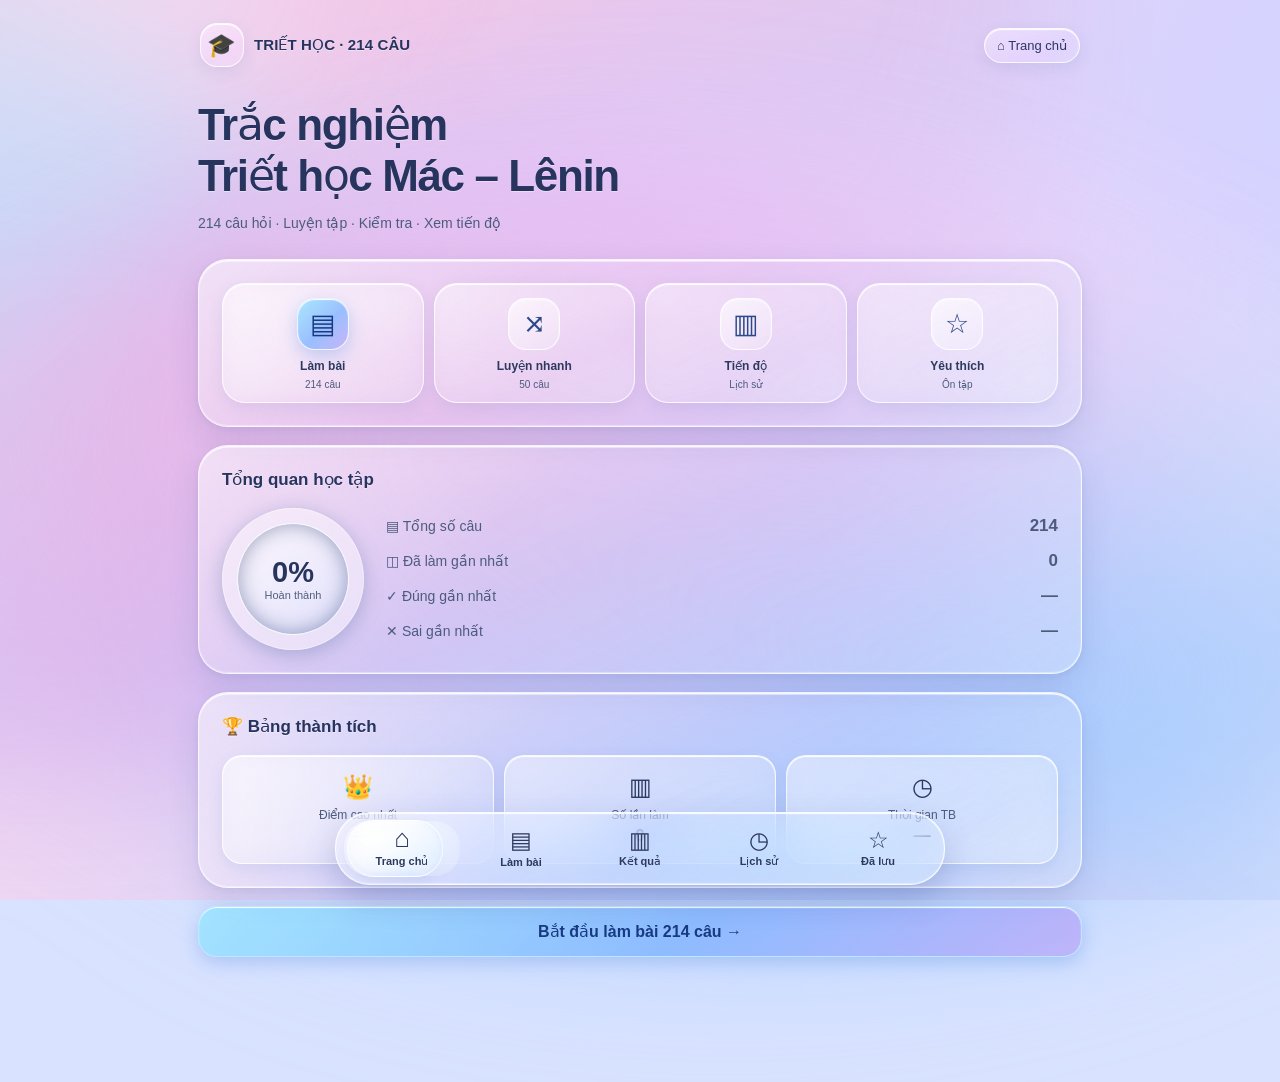
<file: index-4.html>
<!DOCTYPE html><html lang="vi"><head><meta charset="utf-8"><meta name="viewport" content="width=device-width,initial-scale=1,viewport-fit=cover"><meta name="theme-color" content="#e7d8f4"><title>Triết học 214 câu · HyperOS Liquid Glass</title><style>
:root{font-family:ui-sans-serif,-apple-system,BlinkMacSystemFont,"Segoe UI",sans-serif;color:#fff;font-synthesis:none}*{box-sizing:border-box}html{scroll-behavior:smooth}body{margin:0;min-height:100vh;background:#163b81;overflow-x:hidden}button,input,select{font:inherit}button{cursor:pointer;-webkit-tap-highlight-color:transparent}button:disabled{opacity:.35;cursor:not-allowed}.background{position:fixed;inset:0;z-index:-2;overflow:hidden;background:radial-gradient(ellipse at 18% 9%,#8acaff 0%,transparent 42%),radial-gradient(ellipse at 94% 16%,#2b54cf 0%,transparent 52%),radial-gradient(ellipse at 79% 75%,#ce9ad3 0%,transparent 43%),linear-gradient(145deg,#376ba5 5%,#233d91 46%,#7995d0 100%)}.background:before,.background:after{content:"";position:absolute;border-radius:44% 56% 61% 39%/41% 33% 67% 59%;filter:blur(1px);pointer-events:none;animation:float 18s ease-in-out infinite alternate}.background:before{width:95vw;height:110vh;left:-43vw;top:-23vh;transform:rotate(-24deg);background:linear-gradient(115deg,#ffffff55,#86e6ff27 17%,#3da3ff15 38%,#d8f4ff7c 44%,#174fae28 48%,#0d286c5c 65%,#d3c5ff55 79%,#ffffff12);box-shadow:inset 18px 5px 40px #e6f7ff55,35px 22px 65px #113c8a40}.background:after{width:82vw;height:100vh;right:-30vw;bottom:-29vh;transform:rotate(34deg);background:linear-gradient(110deg,#ffffff70,#6bbdff25 22%,#d4b5ff7c 38%,#ffffff20 45%,#144a9b50 60%,#f9e4ff78 78%,#ffffff11);box-shadow:inset -15px 20px 65px #ffffff7c;animation-delay:-9s}.aura{position:fixed;z-index:-1;width:85vw;height:65vh;top:34%;left:12%;border-radius:50%;background:radial-gradient(ellipse,#5bd8ff38,transparent 65%);filter:blur(35px);pointer-events:none;animation:breath 10s ease-in-out infinite alternate}@keyframes float{from{transform:translate(-3%,2%) rotate(-23deg) scale(1)}to{transform:translate(5%,-5%) rotate(-9deg) scale(1.1)}}@keyframes breath{to{opacity:.3;transform:translate(10%,10%) scale(1.2)}}
.shell{width:min(100%,920px);margin:0 auto;padding:env(safe-area-inset-top) 18px calc(125px + env(safe-area-inset-bottom));min-height:100vh}.topbar{display:flex;align-items:center;justify-content:space-between;padding:23px 2px 19px;gap:12px}.brand{font-size:15px;font-weight:780;letter-spacing:.1px;display:flex;align-items:center;gap:10px;text-shadow:0 2px 15px #133b8070}.logo{display:grid;place-items:center;width:44px;height:44px;border-radius:17px;background:#ffffff2e;border:1px solid #ffffff70;box-shadow:inset 0 1px 0 #ffffffa1,0 8px 22px #123f8544;font-size:23px}.glass{position:relative;background:linear-gradient(145deg,#ffffff4d,#e6f6ff25 42%,#ffffff18 82%);border:1px solid #ffffff8b;box-shadow:inset 0 1.5px 0 #ffffffb0,inset 0 -1px 0 #ffffff30,0 16px 35px #102e7252,0 3px 9px #163a7255;backdrop-filter:blur(30px) saturate(190%);-webkit-backdrop-filter:blur(30px) saturate(190%);border-radius:30px}.glass:before{content:"";position:absolute;inset:0;border-radius:inherit;pointer-events:none;background:linear-gradient(135deg,#ffffff30,transparent 29%,transparent 65%,#ffffff12);opacity:.7}.panel{padding:23px;margin:0 0 18px}.title{font-size:clamp(30px,5vw,44px);font-weight:820;line-height:1.17;letter-spacing:-1.4px;margin:13px 0 10px;text-shadow:0 3px 18px #173c8c6e}.sub{color:#f5faffd9;font-size:14px;line-height:1.6}.eyebrow{font-size:12px;font-weight:800;letter-spacing:1.5px;color:#d4f1ff;text-transform:uppercase}.actions{display:grid;grid-template-columns:repeat(4,minmax(0,1fr));gap:10px}.action{border-radius:23px;min-height:117px;padding:14px 5px 12px;border:1px solid #ffffff75;background:linear-gradient(155deg,#ffffff4b,#ffffff15);color:white;box-shadow:inset 0 1px 1px #ffffff9a,0 6px 15px #18387c33;transition:transform .3s cubic-bezier(.2,1.5,.3,1),background .2s}.action:active,.btn:active,.option:active{transform:scale(.955)}.action .symbol{display:grid;place-items:center;font-size:27px;width:52px;height:52px;margin:0 auto 9px;border-radius:18px;background:linear-gradient(145deg,#ffffff77,#ffffff14);border:1px solid #ffffff8c;box-shadow:inset 0 1px 2px #fff8}.action strong{font-size:12px;line-height:1.3;display:block}.action small{font-size:10px;color:#f4f8ffd0;display:block;margin-top:4px}.action.active .symbol,.btn.primary{background:linear-gradient(135deg,#4cbbffcf,#1765f4db 55%,#5c58eae8);box-shadow:inset 0 1px 2px #ffffffa0,0 8px 26px #1b69f488}.sectiontitle{font-size:17px;font-weight:750;margin:0 0 18px}.stats{display:flex;align-items:center;gap:22px}.ring{width:142px;height:142px;flex-shrink:0;border-radius:50%;display:grid;place-items:center;background:conic-gradient(#7ce5ff var(--pct,0%),#ffffff31 0);box-shadow:inset 0 0 0 1px #ffffff5e,0 4px 20px #184b7a44}.ring-inner{height:112px;width:112px;border-radius:50%;background:linear-gradient(135deg,#2d63a7b8,#263f8c9c);border:1px solid #ffffff5a;display:flex;flex-direction:column;justify-content:center;align-items:center;box-shadow:inset 0 0 20px #112b626b}.ring-inner b{font-size:29px}.ring-inner small{font-size:11px;color:#e8f6ff}.statslines{flex:1;display:grid;gap:15px}.statline{display:flex;align-items:center;justify-content:space-between;gap:8px;font-size:14px}.statline strong{font-size:17px}.achievements{display:grid;grid-template-columns:repeat(3,1fr);gap:10px}.mini{padding:17px 6px;border-radius:20px;text-align:center;background:#ffffff22;border:1px solid #ffffff6c;box-shadow:inset 0 1px 0 #ffffff6b}.mini .emoji{font-size:24px}.mini span{display:block;font-size:12px;color:#e9f5ff;margin-top:7px}.mini b{display:block;margin-top:4px;font-size:17px}.btn{border:1px solid #ffffff83;color:white;background:linear-gradient(145deg,#ffffff4d,#ffffff20);border-radius:19px;padding:15px 18px;font-weight:740;box-shadow:inset 0 1px 1px #ffffffa6,0 6px 17px #14397744;transition:transform .25s cubic-bezier(.2,1.6,.3,1),background .2s}.btn.primary{border-color:#bce7ff}.btn.wide{width:100%}.btnrow{display:flex;gap:10px;flex-wrap:wrap}.btnrow .btn{flex:1}.pill{padding:9px 12px;border:1px solid #ffffff7d;border-radius:99px;background:#ffffff29;color:white;font-size:13px}.pill b{font-weight:800}.progress{height:11px;background:#ffffff38;border:1px solid #ffffff6d;border-radius:30px;overflow:hidden}.progress div{height:100%;width:0;background:linear-gradient(90deg,#9eeeff,#57bbff,#c6bcff);border-radius:30px;transition:width .5s cubic-bezier(.2,1,.2,1);box-shadow:0 0 12px #7edbff}.question-title{font-size:clamp(20px,4.4vw,27px);line-height:1.5;font-weight:770;letter-spacing:-.3px;margin:17px 0 24px}.options{display:grid;gap:12px}.option{width:100%;display:flex;align-items:center;gap:13px;text-align:left;padding:14px;border-radius:25px;min-height:72px;color:white;border:1px solid #ffffff72;background:linear-gradient(115deg,#ffffff35,#ffffff18);box-shadow:inset 0 1px 0 #ffffff74,0 5px 15px #16427b2b;transition:transform .25s cubic-bezier(.2,1.6,.3,1),background .25s,box-shadow .25s}.option .letter{flex:0 0 43px;width:43px;height:43px;display:grid;place-items:center;font-size:18px;font-weight:800;border-radius:16px;border:1px solid #ffffff89;background:#ffffff40;box-shadow:inset 0 1px 2px #ffffff91}.option .answertext{flex:1;font-size:14px;line-height:1.45}.option .circle{width:20px;height:20px;flex:0 0 20px;border:2px solid #e4f5ffc9;border-radius:50%}.option.selected{background:linear-gradient(110deg,#26b9ff82,#4778fa84 70%,#ffffff2d);border-color:#b2efff;box-shadow:inset 0 1px 1px #fff,0 0 21px #6fcdff5e}.option.selected .letter{background:linear-gradient(130deg,#4adfff,#2674f7)}.option.selected .circle{border:6px solid #f1fcff;background:#397eff}.option.correct{border-color:#9cffcf;background:#28c68b5c}.option.wrong{border-color:#ffb4cb;background:#ec5b7c5c}.question-grid{display:grid;grid-template-columns:repeat(auto-fill,minmax(42px,1fr));gap:9px;max-height:290px;overflow:auto}.question-grid button{border-radius:13px;border:1px solid #ffffff7c;color:white;background:#ffffff26;padding:12px 2px;font-weight:750}.question-grid button.done{background:#66d3ff5c}.question-grid button.current{border:2px solid white;background:#468eff}.question-grid button.good{background:#18ba7d8a}.question-grid button.bad{background:#f166858c}.input{width:100%;padding:14px 16px;border-radius:16px;border:1px solid #ffffff9e;background:#ffffffd9;color:#183e7c;outline:none}.input:focus{box-shadow:0 0 0 3px #9feaff88}.field{display:grid;gap:8px;font-size:13px;font-weight:700;flex:1;min-width:140px}.fields{display:flex;gap:12px;flex-wrap:wrap;margin:18px 0}.payment-image{display:block;width:min(100%,360px);margin:20px auto;border-radius:20px;box-shadow:0 15px 35px #0a225966}.notice{padding:14px;border:1px solid #ffffff69;background:#ffffff26;border-radius:17px;font-size:13px;line-height:1.6}.error{color:#ffe2e9;font-weight:750}.hidden{display:none!important}.dock{position:fixed;z-index:30;bottom:calc(15px + env(safe-area-inset-bottom));left:50%;transform:translateX(-50%);width:min(calc(100% - 30px),610px);display:flex;justify-content:space-around;gap:3px;padding:8px;border-radius:35px;background:linear-gradient(145deg,#ffffff55,#ffffff25 35%,#d7edff25);border:1px solid #ffffffa8;box-shadow:inset 0 1px 2px #ffffffc2,0 16px 30px #102b6677;backdrop-filter:blur(35px) saturate(200%);-webkit-backdrop-filter:blur(35px) saturate(200%)}.dock button{min-width:0;flex:1;display:grid;place-items:center;gap:3px;background:transparent;border:0;color:#f3f8ff;padding:8px 2px;border-radius:25px}.dock button.active{background:linear-gradient(145deg,#ffffff65,#ffffff20);box-shadow:inset 0 1px 1px #fff9,0 4px 10px #234b8b52}.dock .ico{font-size:23px;line-height:1}.dock .txt{font-size:11px;font-weight:700}.screen{animation:appear .52s cubic-bezier(.2,1,.3,1) both}@keyframes appear{from{opacity:0;transform:translateY(22px) scale(.98);filter:blur(10px)}to{opacity:1;transform:translateY(0) scale(1);filter:blur(0)}}.slide{animation:slide .36s cubic-bezier(.2,1,.3,1)}@keyframes slide{from{opacity:.4;transform:translateX(15px);filter:blur(3px)}to{opacity:1;transform:translateX(0);filter:blur(0)}}.muted{color:#e8f5ffe3}.linklike{color:white;text-decoration:underline}.tiny{font-size:12px;line-height:1.6}.reviewline{border-bottom:1px solid #ffffff46;padding:13px 0}.reviewline:last-child{border:0}.reviewline strong{display:block;margin-bottom:5px}.reviewline span{font-size:13px;color:#eef9ff}.toast{position:fixed;top:20px;left:50%;transform:translateX(-50%);background:#13356be6;color:white;border:1px solid #ffffff70;padding:13px 18px;border-radius:19px;z-index:40;box-shadow:0 8px 20px #12294c77;max-width:90%;text-align:center}.count{font-variant-numeric:tabular-nums}@media(max-width:460px){.shell{padding-left:14px;padding-right:14px}.panel{padding:19px}.actions{gap:7px}.action{min-height:109px;padding:10px 3px}.action .symbol{width:43px;height:43px;font-size:23px}.action strong{font-size:11px}.action small{font-size:9px}.stats{gap:14px}.ring{width:118px;height:118px}.ring-inner{width:92px;height:92px}.statline{font-size:12px}.statline strong{font-size:14px}.dock .txt{font-size:10px}}@media(prefers-reduced-motion:reduce){*,*:before,*:after{animation:none!important;transition:none!important;scroll-behavior:auto!important}}


/* HyperOS 4 pastel chromatic motion + refractive Liquid Glass */
:root{color-scheme:light;--ink:#283253;--muted:#52617f;--edge:rgba(255,255,255,.76);--refract:rgba(255,255,255,.25)}
html{background:#d9e3ff}body{background:transparent;color:var(--ink)}
.background{z-index:-3;background:linear-gradient(115deg,#f9d8ed 0%,#d6d3ff 27%,#b8d8ff 57%,#ffe0ed 84%,#d6e8ff 100%);background-size:280% 280%;animation:hyperShift 19s ease-in-out infinite alternate;isolation:isolate}
.background:before{inset:-45% auto auto -45%;width:130vw;height:125vh;border-radius:50%;filter:blur(70px);background:conic-gradient(from 0deg,transparent,#f7b9ddad,#b5c8ff9c,#d2a6f1b8,#a9dfffb5,transparent);animation:orbOne 23s ease-in-out infinite alternate;box-shadow:none;opacity:.85}
.background:after{inset:auto -45% -45% auto;width:135vw;height:120vh;border-radius:50%;filter:blur(75px);background:conic-gradient(from 110deg,#ffd3e2c9,#a7caffb5,#e8c1ffc7,#fff1f5b5,#b3d5ffbd);animation:orbTwo 26s ease-in-out infinite alternate;box-shadow:none;opacity:.83}
.aura{z-index:-2;top:18%;left:-15%;width:130vw;height:90vh;background:radial-gradient(ellipse at 35% 30%,#f4b4dd9e,transparent 56%),radial-gradient(ellipse at 72% 65%,#90c3ffc4,transparent 58%);filter:blur(70px);animation:auraShift 16s ease-in-out infinite alternate}
@keyframes hyperShift{0%{background-position:0% 15%}33%{background-position:60% 90%}66%{background-position:100% 5%}100%{background-position:20% 75%}}
@keyframes orbOne{from{transform:translate(-10%,4%) rotate(-20deg) scale(1)}to{transform:translate(38%,25%) rotate(95deg) scale(1.17)}}
@keyframes orbTwo{from{transform:translate(9%,-7%) rotate(-20deg) scale(1.05)}to{transform:translate(-31%,-28%) rotate(95deg) scale(.93)}}
@keyframes auraShift{from{transform:translate(-7%,4%) scale(1);opacity:.55}to{transform:translate(14%,-12%) scale(1.3);opacity:.95}}
/* glass has clear center, bright lens rim and soft chromatic edge */
.glass,.dock{background:linear-gradient(155deg,rgba(255,255,255,.32),rgba(255,255,255,.10) 47%,rgba(233,239,255,.18));border:1px solid rgba(255,255,255,.78);box-shadow:inset 0 1.5px 1px #ffffffea,inset 0 -1px 1px #ffffff66,0 12px 30px rgba(73,87,147,.15),0 2px 6px rgba(91,113,179,.1);backdrop-filter:blur(24px) saturate(185%) brightness(1.045);-webkit-backdrop-filter:blur(24px) saturate(185%) brightness(1.045)}
.glass{overflow:hidden}.glass:before{background:linear-gradient(132deg,rgba(255,255,255,.57),rgba(255,255,255,0) 34%,rgba(255,255,255,0) 64%,rgba(255,255,255,.19));opacity:.58}
.glass:after{content:"";position:absolute;inset:0;border-radius:inherit;pointer-events:none;z-index:0;background:radial-gradient(300px circle at var(--lx,16%) var(--ly,0%),rgba(255,255,255,.42),transparent 65%);opacity:.55;transition:opacity .35s}
.glass>*{position:relative;z-index:1}
.brand,.title,.sectiontitle,.question-title,.eyebrow,.statline,.ring-inner b,.reviewline strong{color:#26345e;text-shadow:0 1px 0 #ffffff65}
.sub,.muted,.tiny,.statline,.reviewline span,.mini span,.action small,.ring-inner small{color:#4d5b7d;text-shadow:none}
.logo,.action,.mini,.btn,.pill,.option,.question-grid button,.dock button.active{background:linear-gradient(155deg,rgba(255,255,255,.39),rgba(255,255,255,.14) 68%,rgba(245,250,255,.20));border-color:rgba(255,255,255,.79);box-shadow:inset 0 1px 1px #fff,0 5px 15px rgba(61,90,160,.10);color:#2a385f;backdrop-filter:blur(12px) saturate(150%);-webkit-backdrop-filter:blur(12px) saturate(150%)}
.action .symbol,.option .letter{background:linear-gradient(145deg,#ffffffa8,#ffffff36);color:#2c4989;border-color:#ffffffc9;box-shadow:inset 0 1px 2px #fff9}
.action.active .symbol,.btn.primary,.option.selected .letter{background:linear-gradient(135deg,#8de4ffb8,#79b0ffbd 55%,#b9a5f8be);color:#183a82;box-shadow:inset 0 1px 1px #fff,0 6px 18px #5d93e75c}
.option .answertext,.action strong,.dock .txt,.dock .ico{color:#2d395e}
.option .circle{border-color:#6c80b1}.option.selected{background:linear-gradient(125deg,#a7e8ff85,#c1ccff8c,#ffffff54);border-color:#fff;box-shadow:inset 0 1px 2px #fff,0 0 20px #6bafff50}.option.selected .circle{border-color:#eafaff;background:#528be9}
.option.correct{background:#76e5b56b}.option.wrong{background:#ff9db077}
.ring{background:conic-gradient(#77b5ff var(--pct,0%),#ffffff6e 0)}.ring-inner{background:linear-gradient(140deg,#ffffff9a,#d4e0ff6b);border-color:#fff9}.ring-inner small{color:#52607b}
.progress{background:#ffffff67;border-color:#fff9}.progress div{background:linear-gradient(90deg,#82d8ff,#7d9eff,#e5a9f3)}
.dock{background:linear-gradient(155deg,#ffffff9c,#ffffff36 46%,#e7edff58);border:1px solid #ffffffdc;box-shadow:inset 0 1.5px 2px #fff,0 15px 35px #5162a449;overflow:hidden}
.dock:before{content:"";position:absolute;inset:1px;border-radius:inherit;pointer-events:none;background:linear-gradient(160deg,#ffffff79,transparent 43%,#ffffff35);opacity:.45}
.dock button{position:relative;transition:transform .48s cubic-bezier(.18,1.65,.35,1),background .35s}.dock button.active{background:#ffffff63;box-shadow:inset 0 1px 1px #fff,0 3px 11px #6477b82b}
.btn,.action,.option,.pill{transition:transform .48s cubic-bezier(.2,1.7,.35,1),box-shadow .4s,background .4s,filter .4s}.btn:active,.action:active,.option:active,.dock button:active{transform:scale(.93);filter:brightness(1.08)}
.input{background:#ffffffb8;color:#24365d;border-color:#fff}.toast{background:#e6efffef;color:#26365c;border-color:#fff}.notice{background:#ffffff57;border-color:#fff8;color:#394866}.error{color:#a32754}.reviewline{border-color:#ffffff9c}.question-grid button{color:#344569}.question-grid button.current{background:#9fc4ffbd;color:#22386d}.question-grid button.done{background:#c4e5ffad}.question-grid button.good{background:#8ce2b6ad}.question-grid button.bad{background:#ffa7bbab}
.payment-image{border:2px solid #ffffffaa;box-shadow:0 10px 28px #7286bc4a}
/* fluid interactive surface sheen */
.liquid-sheen{position:relative;isolation:isolate;overflow:hidden}.liquid-sheen:after{content:"";position:absolute;inset:-1px;pointer-events:none;border-radius:inherit;background:radial-gradient(220px circle at var(--px,50%) var(--py,0%),rgba(255,255,255,.68),transparent 60%);mix-blend-mode:screen;opacity:0;transition:opacity .3s}.liquid-sheen:active:after,.liquid-sheen:hover:after{opacity:.8}
@keyframes glassPop{0%{opacity:0;transform:translateY(22px) scale(.955);filter:blur(7px)}65%{opacity:1;transform:translateY(-4px) scale(1.012);filter:blur(0)}100%{transform:translateY(0) scale(1);filter:blur(0)}}
.screen{animation:glassPop .68s cubic-bezier(.2,.9,.25,1) both}
@keyframes slide{from{opacity:.5;transform:translateX(21px) scale(.985);filter:blur(4px)}70%{opacity:1;transform:translateX(-2px) scale(1.005);filter:blur(0)}to{transform:translateX(0) scale(1)}}
.slide{animation:slide .48s cubic-bezier(.22,.9,.25,1)}
@media (prefers-reduced-motion:reduce){.background,.background:before,.background:after,.aura{animation:none!important}*,*:before,*:after{transition:none!important;animation:none!important}}
@media(max-width:460px){.glass,.dock{backdrop-filter:blur(20px) saturate(160%);-webkit-backdrop-filter:blur(20px) saturate(160%)}.background:before,.background:after{filter:blur(55px)}}


/* Liquid Capsule – springy sliding lens with bright edge refraction */
.dock{isolation:isolate;overflow:visible!important;transform:translate3d(-50%,0,0);background:linear-gradient(140deg,rgba(255,255,255,.36),rgba(255,255,255,.12) 50%,rgba(240,245,255,.22))!important;backdrop-filter:blur(24px) saturate(170%)!important;-webkit-backdrop-filter:blur(24px) saturate(170%)!important;box-shadow:inset 0 1px 1px rgba(255,255,255,.95),inset 0 -1px 1px rgba(255,255,255,.48),0 13px 32px rgba(69,78,147,.24)!important}
.dock button{z-index:2;position:relative;isolation:isolate;background:transparent!important;box-shadow:none!important;transition:transform .42s cubic-bezier(.2,1.7,.3,1),color .3s,filter .3s;touch-action:manipulation}
.dock button.active{filter:drop-shadow(0 1px 1px rgba(255,255,255,.5))}.dock button.active .ico{transform:translateY(-2px) scale(1.12)}.dock .ico{transition:transform .55s cubic-bezier(.18,1.7,.32,1)}
.liquid-capsule{position:absolute;left:0;top:0;width:20%;height:calc(100% - 14px);z-index:1;border-radius:27px;pointer-events:none;transform:translate3d(0,0,0);will-change:transform,width,height;overflow:hidden;background:linear-gradient(145deg,rgba(255,255,255,.63),rgba(255,255,255,.24) 40%,rgba(208,230,255,.35) 80%,rgba(255,255,255,.56));border:1px solid rgba(255,255,255,.95);box-shadow:inset 0 2px 2px rgba(255,255,255,.96),inset 0 -3px 6px rgba(133,161,216,.18),0 4px 12px rgba(66,102,180,.16),0 0 16px rgba(255,255,255,.24);backdrop-filter:blur(9px) saturate(190%);-webkit-backdrop-filter:blur(9px) saturate(190%)}
.liquid-capsule:before{content:"";position:absolute;inset:1px;border-radius:inherit;background:radial-gradient(ellipse at 24% 0%,rgba(255,255,255,.88),transparent 56%),linear-gradient(175deg,rgba(255,255,255,.24),transparent 60%);opacity:.78}
.liquid-capsule:after{content:"";position:absolute;inset:0;border-radius:inherit;box-shadow:inset 1px 0 2px #fff9,inset -2px 0 2px #b3d4ff8a;pointer-events:none}
.capsule-glint{position:absolute;inset:-55% auto -55% -65%;width:42%;transform:rotate(22deg);background:linear-gradient(90deg,transparent,rgba(255,255,255,.58),transparent);opacity:.5}
.dock button:active{transform:scale(.91)}
@keyframes dockIn{from{opacity:0;translate:0 24px;filter:blur(8px)}to{opacity:1;translate:0 0;filter:blur(0)}}.dock{animation:dockIn .7s cubic-bezier(.2,.9,.3,1) both}
@media(prefers-reduced-motion:reduce){.dock{animation:none}.liquid-capsule,.dock button,.dock .ico{transition:none!important;animation:none!important}}
.dock{touch-action:none;user-select:none;-webkit-user-select:none}.dock button{touch-action:none;-webkit-user-select:none}</style></head><body><div class="background"></div><div class="aura"></div><div class="shell"><div class="topbar"><div class="brand"><span class="logo">🎓</span><span>TRIẾT HỌC · 214 CÂU</span></div><button class="pill" id="topHome">⌂ Trang chủ</button></div>
<section id="home" class="screen"><div class="title">Trắc nghiệm<br>Triết học Mác – Lênin</div><p class="sub" style="margin:0 0 25px">214 câu hỏi · Luyện tập · Kiểm tra · Xem tiến độ</p><div class="glass panel"><div class="actions"><button class="action active" data-start="214"><span class="symbol">▤</span><strong>Làm bài</strong><small>214 câu</small></button><button class="action" data-start="50"><span class="symbol">⤨</span><strong>Luyện nhanh</strong><small>50 câu</small></button><button class="action" data-page="history"><span class="symbol">▥</span><strong>Tiến độ</strong><small>Lịch sử</small></button><button class="action" data-page="saved"><span class="symbol">☆</span><strong>Yêu thích</strong><small>Ôn tập</small></button></div></div><div class="glass panel"><h3 class="sectiontitle">Tổng quan học tập</h3><div class="stats"><div class="ring" id="ring"><div class="ring-inner"><b id="percent">0%</b><small>Hoàn thành</small></div></div><div class="statslines"><div class="statline"><span>▤ Tổng số câu</span><strong>214</strong></div><div class="statline"><span>◫ Đã làm gần nhất</span><strong id="answeredHome">0</strong></div><div class="statline"><span>✓ Đúng gần nhất</span><strong id="correctHome">—</strong></div><div class="statline"><span>✕ Sai gần nhất</span><strong id="wrongHome">—</strong></div></div></div></div><div class="glass panel"><h3 class="sectiontitle">🏆 Bảng thành tích</h3><div class="achievements"><div class="mini"><div class="emoji">👑</div><span>Điểm cao nhất</span><b id="best">—</b></div><div class="mini"><div class="emoji">▥</div><span>Số lần làm</span><b id="attempts">0</b></div><div class="mini"><div class="emoji">◷</div><span>Thời gian TB</span><b id="average">—</b></div></div></div><button class="btn primary wide" data-start="214">Bắt đầu làm bài 214 câu →</button></section>
<section id="quiz" class="screen hidden"><div class="glass panel"><div style="display:flex;justify-content:space-between;align-items:center;gap:12px"><button class="pill" id="backHome">‹ Quay lại</button><b id="quizCounter">Câu 1/214</b><button class="pill" id="jumpToggle">▦ Danh sách</button></div><div class="progress" style="margin:18px 0 8px"><div id="progressFill"></div></div><div class="sub" id="progressLabel">0% đã trả lời</div></div><div class="glass panel" id="questionPanel"><div style="display:flex;justify-content:space-between;align-items:center"><span class="eyebrow" id="questionTag">CÂU 1</span><button class="pill" id="bookmark">☆ Lưu câu</button></div><h2 class="question-title" id="questionText"></h2><div class="options" id="options"></div><div class="notice hidden" id="feedback" style="margin-top:16px"></div></div><div class="btnrow" style="margin-bottom:14px"><button class="btn" id="prev">‹ Câu trước</button><button class="btn" id="next">Câu sau ›</button></div><div class="glass panel hidden" id="jumpPanel"><h3 class="sectiontitle">Danh sách câu hỏi</h3><div class="question-grid" id="questionGrid"></div></div><button class="btn primary wide" id="submit">✧ Nộp bài và xem kết quả</button></section>
<section id="payment" class="screen hidden"><div class="glass panel"><span class="eyebrow">HOÀN THÀNH BÀI THI</span><h2 class="title" style="font-size:30px">Mở khóa kết quả</h2><p class="sub">Chuyển khoản <b>2.000đ</b> theo mã QR, gửi xác nhận giao dịch cho người quản lý. Sau khi được cấp mã, bạn có thể xem điểm và đáp án.</p><img class="payment-image" id="qr" alt="QR chuyển khoản Techcombank 2.000 đồng"><div class="notice">Đây là xác nhận thủ công. Trang web <b>không tự kiểm tra giao dịch</b>. Không chia sẻ OTP hoặc mật khẩu ngân hàng.</div><div class="fields"><label class="field">Mã mở khóa<input class="input" id="unlockInput" placeholder="Nhập mã được cấp" autocomplete="off"></label></div><p class="error hidden" id="unlockError">Mã không đúng. Vui lòng kiểm tra lại.</p><button class="btn primary wide" id="unlock">Mở khóa điểm và đáp án →</button></div></section>
<section id="result" class="screen hidden"><div class="glass panel" style="text-align:center"><span class="eyebrow">KẾT QUẢ BÀI LÀM</span><div style="font-size:60px;margin:12px 0">🏆</div><h2 class="title" id="score" style="font-size:40px">0/214</h2><p class="sub" id="resultInfo"></p><div class="btnrow"><button class="btn primary" id="review">Xem lại bài</button><button class="btn" data-page="home">Trang chủ</button></div></div><div class="glass panel"><h3 class="sectiontitle">Các câu sai hoặc bỏ trống</h3><div id="wrongList"></div></div></section>
<section id="history" class="screen hidden"><div class="glass panel"><h2 class="title" style="font-size:28px">Lịch sử luyện tập</h2><p class="sub">Lưu trên trình duyệt hiện tại của bạn.</p><div id="historyList"></div></div></section>
<section id="saved" class="screen hidden"><div class="glass panel"><h2 class="title" style="font-size:28px">Câu yêu thích</h2><p class="sub">Nhấn ☆ khi làm bài để lưu câu cần ôn lại.</p><div id="savedList"></div></div><button class="btn primary wide" id="practiceSaved">Luyện các câu đã lưu →</button></section>
</div><nav class="dock" aria-label="Điều hướng chính"><div class="liquid-capsule" aria-hidden="true"><span class="capsule-glint"></span></div><button data-page="home" class="active"><span class="ico">⌂</span><span class="txt">Trang chủ</span></button><button data-page="quiz"><span class="ico">▤</span><span class="txt">Làm bài</span></button><button data-page="result"><span class="ico">▥</span><span class="txt">Kết quả</span></button><button data-page="history"><span class="ico">◷</span><span class="txt">Lịch sử</span></button><button data-page="saved"><span class="ico">☆</span><span class="txt">Đã lưu</span></button></nav><div id="toast" class="toast hidden"></div><script>
const QUESTIONS=[{"number":1,"question":"Hạt nhân chủ yếu của thế giới quan là gì?","options":{"A":"Các quan điểm chính trị – xã hội","B":"Các quan điểm kinh tế","C":"Các quan điểm triết học","D":"Các quan điểm mỹ học"},"answer":"C"},{"number":2,"question":"Điểm chung trong quan niệm về vật chất của chủ nghĩa duy vật thời cổ đại là:","options":{"A":"Đồng nhất vật chất với khối lượng","B":"Đồng nhất vật chất với nguyên tử","C":"Đồng nhất vật chất với vật thể cụ thể cảm tính","D":"Đồng nhất vật chất với thực tại khách quan"},"answer":"C"},{"number":3,"question":"Nhà triết học nào thời cổ đại cho rằng nước là cơ sở sản sinh ra toàn bộ thế giới?","options":{"A":"Talét","B":"Hêraclít","C":"Anaximen","D":"Đêmôcrít"},"answer":"A"},{"number":4,"question":"Thế giới quan khoa học dựa trên lập trường triết học nào?","options":{"A":"Chủ nghĩa duy tâm chủ quan","B":"Chủ nghĩa duy tâm khách quan","C":"Chủ nghĩa duy vật","D":"Chủ nghĩa duy vật siêu hình"},"answer":"C"},{"number":5,"question":"Triết học có chức năng gì?","options":{"A":"Chức năng giải thích thế giới","B":"Chức năng thế giới quan","C":"Chức năng phương pháp luận","D":"Chức năng thế giới quan và phương pháp luận"},"answer":"D"},{"number":6,"question":"Khi khoa học tự nhiên phát hiện ra tia X, ra hiện tượng phóng xạ, ra điện tử là một thành phần cấu tạo nên nguyên tử. Theo Lênin điều đó chứng tỏ gì?","options":{"A":"Vật chất không tồn tại thực sự","B":"Giới hạn hiểu biết trước đây của chúng ta về vật chất mất đi","C":"Vật chất tiêu tan","D":"Vật chất có tồn tại thực sự nhưng không thể nhận thức được"},"answer":"B"},{"number":7,"question":"Vấn đề cơ bản của triết học là gì?","options":{"A":"Vật chất, ý thức","B":"Vật chất và ý thức","C":"Cái chung và cái riêng","D":"Mối quan hệ vật chất và ý thức(tư duy và tồn tại)"},"answer":"D"},{"number":8,"question":"Điều kiện kinh tế-xã hội nào dẫn đến sự ra đời của triết học Mác?","options":{"A":"PTSXTBCN được củng cố và phát triển","B":"Giai cấp vô sản trở thành lực lượng chính trị độc lập","C":"Giai cấp tư sản trở nên lỗi thời, lạc hậu","D":"A, B, đều đúng"},"answer":"D"},{"number":9,"question":"Triết học là:","options":{"A":"Hệ thống quan niệm về con người và thế giới.","B":"Hệ thống quan niệm, quan điểm lý luận chung nhất của con người về thế giới; về vị trí, vai trò của con người trong thế giới đó.","C":"Hệ thống quan niệm, quan điểm chung của con người về thế giới cũng như vị trí, vai trò của con người trong thế giới ấy.","D":"Không có câu trả lời đúng."},"answer":"C"},{"number":10,"question":"“Triết học là khoa học của mọi khoa học” là câu nói của nhà triết gia nào?","options":{"A":"Cantơ","B":"Arixtốt","C":"Hêghen","D":"C.Mác"},"answer":"C"},{"number":11,"question":"“Người ta không thể tắm hai lần trên cùng một dòng sông” là câu nói của nhà triết gia nào?","options":{"A":"Cantơ","B":"Arixtốt","C":"Hêcraclit","D":"C.Mác"},"answer":"C"},{"number":12,"question":"Thế giới quan là:","options":{"A":"Quan điểm của con người về thế giới","B":"Hệ thống quan điểm của con người về thế giới","C":"Hệ thống quan niệm, quan điểm chung nhất của con người về thế giới","D":"Đời sống với các nguyên tắc,định hướng con người hoạt động"},"answer":"C"},{"number":13,"question":"Các trình độ phát triển của thế giới quan:","options":{"A":"Thế giới quan tôn giáo – Thế giới quan huyền thoại – Thế giới quan triết học","B":"Thế giới quan tôn giáo – Thế giới quan triết học– Thế giới quan huyền thoại","C":"Thế giới quan huyền thoại – Thế giới quan tôn giáo – Thế giới quan triết học","D":"Thế giơi quan duy vật -thế giới quan duy vật siêu hinh-Thế giới quan triết học"},"answer":"C"},{"number":14,"question":"Triết học ra đời thời gian nào?","options":{"A":"Thiên niên kỷ II, Trước CN","B":"Thế kỷ VIII-Thế kỷ VI Trướcc công nguyên","C":"Thế kỷ II sau công nguyên","D":"Thế kỷ XIX"},"answer":"B"},{"number":15,"question":"C.Mác chỉ ra đâu là hạt nhân hợp lý trong triết học của Hêghen?","options":{"A":"Chủ ghĩa duy vật","B":"Chủ nghĩa duy tâm","C":"Phép biện chứng như lý luận về sự phát triển","D":"Tư tưởng về vận động"},"answer":"C"},{"number":16,"question":"Triết học Mác ra đời vào thời gian nào?","options":{"A":"Những năm 20 của thế kỷ XIX","B":"Những năm 30 của thế kỷ XIX","C":"Nhửng năm 40 của thế kỷ XIX","D":"Những năm 50 của thế kỷ XIX"},"answer":"C"},{"number":17,"question":"Triết học Mác -LeeNIn do ai sáng  lập và phát triển?","options":{"A":"C.Mác,Ph.Angghen;V.I.LêNin","B":"C.Mác và Ph.Ăngghen","C":"V.I.LêNin","D":"Ph.Ăngghen"},"answer":"A"},{"number":18,"question":"Nguồn gốc lý luận trực tiếp của chủ nghĩa Mác là:","options":{"A":"Chủ nghĩa duy vật khai sáng Pháp","B":"Triết học cổ điển Đức","C":"Kinh tế chính trị cổ điển Anh","D":"Chủ nghĩa xã hội không tưởng Pháp và Anh"},"answer":"B"},{"number":19,"question":"Ba phát minh lớn nhất của khoa học tự nhiên lam cơ sở khoa học  tự nhiên cho sự ra đời tư duy biện chứng duy vật đầu thế kỷ XIX là những phát minh nào?","options":{"A":"1) Thuyết mặt trời làm trung tâm vũ tru của Côpécních. 2)Định luật bảo toàn khối lượng của Lô mô nô xốp.3) Học thuyết tế bào","B":"1) định luật bảo toàn và chuyển hóa năng lượng.2) học thuyết tế bào.3) Học thuyết tiến hóa của Đácuyên","C":"1) Phát hiện ra nguyên tử.2) Phát hiện ra điện. 3)Định luật bảo toàn và chuyển hóa năng lượng","D":"1) Phát hiện tia X (Rơn Gen).2) Thuyết tương đối tổng quát (A.AnhXTanh).3 )Định luật bảo toàn và chuyển hóa năng lượng"},"answer":"B"},{"number":20,"question":"Phát minh nào trong khoa học tự nhiên nửa đầu thế kỷ XIX vạch ra sự thống nhất giữa thế giới động vật và thực vật?","options":{"A":"Học thuyết tế bào","B":"Học thuyết tiến hóa","C":"định luật bảo toàn và chuyển hóa năng lượng","D":"Thuyết tương đối tổng tổng quát (A.AnhXTanh)"},"answer":"A"},{"number":21,"question":"Khẳng định nào sau đây là đúng","options":{"A":"Triết học Mác ra đời vào giữa thế kỷ XIX là một tất yếu lịch sử","B":"Triết học Mác ra đời do thiên tài của Mác và AngGhen","C":"Triết học Mác ra đời hoàn toàn ngẫu nhiên","D":"Triết học Mác ra đời thực hiện mục đích đã được định trước"},"answer":"A"},{"number":22,"question":"Phát minh nào trong khoa học tự nhiên nửa đầu thế kỷ XIX vạch ra nguồn gốc tự nhiên của con người,chống lại quan điểm tôn giáo ?","options":{"A":"Học thuyết tế bào","B":"Học thuyết tiến hóa","C":"Định luật bảo toàn và chuyển hóa năng lượng","D":"Phát hiện tia X (RơnGen)"},"answer":"B"},{"number":23,"question":"Khi học ở BécLin  C.Mác tham gia hoạt động trong trào lưu triết học nào?","options":{"A":"Phái Heeghen già (phái bảo thủ )","B":"Phái Hêghen trẻ (phái cấp tiến )","C":"Phái Hêghen già ở Bácmen","D":"Không tham gia vào phái nào"},"answer":"B"},{"number":24,"question":"Vào năm 1841 C.Mác coi nhiệm vụ của triết học phải phục vụ cái gì ?","options":{"A":"Phục vụ cuộc đấu tranh của giai cấp vô sản","B":"Phục vụ chế độ xã hội hiện tại","C":"Phục vụ cuộc đấu tranh cho sự nghiệp đấu tranh giải phóng con người","D":"Phục cuộc đấu tranh giải phóng dân tộc"},"answer":"C"},{"number":25,"question":"Vào những năm 30 của thế kỷ XIX, Ph.Angghen đã tham gia vào nhóm triết học nào, ở đâu?","options":{"A":"Phái Heeghen già.ở Béclin","B":"Phái Heeghen trẻ,ở Béclin","C":"Hê ghen già,ởBácmen","D":"Hê ghen trẻ,ở Bá-men"},"answer":"B"},{"number":26,"question":"Vào năm 1841-1842 Ph.Ăng ghen đã nhận thấy mâu thuẫn gì trong triết học của Hêghen?","options":{"A":"Mâu thuẫn giữa phương pháp biện chứng và hệ thống duy tâm","B":"Mâu thuẫn giữa tính cách mạng và tính bảo thủ trong triết học Hêghen","C":"Mâu thuẫn giữa phương pháp siêu hình và hệ thống duy tâm","D":"Mâu thuẫn giữa hệ thống duy tâm chủ quan và duy tâm khách quan"},"answer":"B"},{"number":27,"question":"Tác phẩm nào của Mác và Angghen đánh dấu sự hoàn thành về cơ bản triết học Mác nói riêng và chủ nghĩa Mác nói chung?","options":{"A":"Hệ tư tưởng Đức","B":"Tuyên ngôn của Đảng cộng sản","C":"Sự khốn cùng của triết học","D":"Luận cương về Phoiơbắc"},"answer":"B"},{"number":28,"question":"Thực chất bước chuyển cách mạng trong triết học do C.Mác và Ph.Ăngghen thực hiện là nội dung nào sau đây  ?","options":{"A":"Thống nhất giữa thế giới quan duy vật và phép biện chứng trong một hệ thống triết học","B":"Thống nhất giữa triết học của Heeghen và triết học của Phoi ơ Bắc","C":"Phê phán chủ nghĩa duy vật siêu hình của Phoi ơ Bắc","D":"Phê phán triết học duy tâm của Hêghen"},"answer":"A"},{"number":29,"question":"Đối tượng nghiên cứu của triêt học Mác -LêNin là những vấn đề nào?","options":{"A":"Nghiên cứu những quy luật trong các lĩnh vực riêng biệt về tự nhiên,xã hội,tư duy","B":"Giải quyết mối quan hệ giữa vật chất và ý thức trên lập trường duy vật biện chứng","C":"Nghiên cứu những quy luật vận động,phát triển chung nhất của tự nhiên,xã hội,tư duy","D":"Cả B và C"},"answer":"D"},{"number":30,"question":"Sai lầm của các quan niệm duy vật trước Mác về vật chất là:","options":{"A":"Đồng nhất vật chất với tồn tại.","B":"Quy vật chất về một dạng vật thể.","C":"Đồng nhất vật chất với hiện thực.","D":"Coi ý thức cũng là một dạng vật chất."},"answer":"B"},{"number":31,"question":"Quan điểm: “vật chất và ý thức là hai nguyên thể đầu tiên cùng song song tồn tại” là quan điểm của trường phái triết học:","options":{"A":"Duy vật biện chứng.","B":"Duy vật siêu hình.","C":"Duy tâm khách quan.","D":"Nhị nguyên."},"answer":"D"},{"number":32,"question":"Theo Ăngghen, vật chất có mấy hình thức vận động cơ bản?","options":{"A":"Hai","B":"Ba","C":"Bốn","D":"Năm"},"answer":"D"},{"number":33,"question":"Theo quan niệm triết học duy vật biện chứng, không gian là:","options":{"A":"Mô thức của trực quan cảm tính.","B":"Khái niệm của tư duy lý tính.","C":"Thuộc tính của vật chất.","D":"Một dạng vật chất."},"answer":"C"},{"number":34,"question":"Đêmôcrít nhà triết học cổ Hy Lạp quan niệm vật chất là:","options":{"A":"Nước","B":"Lửa","C":"Không khí","D":"Nguyên tử"},"answer":"D"},{"number":35,"question":"Theo triết học Mác-Lênin vật chất là:","options":{"A":"Toàn bộ thế giới quanh ta.","B":"Toàn bộ thế giới khách quan.","C":"Là sự khái quát trong quá trình nhận thức của con người đối với thế giới khách quan.","D":"Là hình thức phản ánh đối lập với thế giới vật chất."},"answer":"B"},{"number":36,"question":"Theo quan điểm triết học Mác, ý thức là:","options":{"A":"Hình ảnh của thế giới khách quan.","B":"Hình ảnh phản ánh sự vận động và phát triển của thế giới khách quan.","C":"Là một phần chức năng của bộ óc con người.","D":"Là hình ảnh phản ánh sáng tạo lại hiện thức khách quan."},"answer":"D"},{"number":37,"question":"Theo quan điểm của CNDVBC, nguồn gốc xã hội của ý thức là:","options":{"A":"Lao động","B":"Lao động và ngôn ngữ","C":"Ngôn ngữ","D":"Cả a, b, c đều sai"},"answer":"B"},{"number":38,"question":"Chọn câu trả lời đúng:","options":{"A":"Động vật bậc cao cũng có ý thức như con người.","B":"Ý thức chỉ có ở con người.","C":"Người máy cũng có ý thức như con người.","D":"Cả a, b, c đều sai."},"answer":"B"},{"number":39,"question":"Chọn câu trả lời đúng","options":{"A":"Ý thức là thuộc tính của mọi dạng vật chất.","B":"Ý thức là sự phản ánh nguyên xi hiện thực khách quan.","C":"Ý thức là sự phản ánh năng động, sáng tạo hiện thực khách quan.","D":"Cả A, B, C đều sai"},"answer":"C"},{"number":40,"question":"Chọn câu trả lời đúng với quan điểm của triết học MácLênin.","options":{"A":"Ý thức có nguồn gốc từ mọi dạng vật chất giống như gan tiết ra mật.","B":"Ý thức của con người là hiện tượng bẩm sinh.","C":"Ý thức con người trực tiếp hình thành từ lao động sản xuất vật chất của xã hội.","D":"Cả A, B, C đều đúng"},"answer":"C"},{"number":41,"question":"Lựa chọn câu đúng nhất theo quan điểm của CNDVBC:","options":{"A":"Thế giới thống nhất ở tính vật chất của nó.","B":"Thế giới thống nhất ở sự tồn tại của nó.","C":"Thế giới thống nhất ở ý niệm tuyệt đối hay ở ý thức con người.","D":"Cả a, b, c đều sai"},"answer":"A"},{"number":42,"question":"Thuộc tính đặc trưng của vật chất theo quan niệm MácLênin là:","options":{"A":"Là một phạm trù triết họC.","B":"Là thực tại khách quan tồn tại bên ngoài, không lệ thuộc vào cảm giáC.","C":"Là toàn bộ thế giới hiện thựC.","D":"Là tất cả những gì tác động vào giác quan ta gây lên cảm giáC."},"answer":"B"},{"number":43,"question":"Khái niệm trung tâm mà V.I.Lênin sử dụng để định nghĩa về vật chất là khái niệm nào?","options":{"A":"Phạm trù triết họC.","B":"Thực tại khách quan.","C":"Cảm giáC.","D":"Phản ánh."},"answer":"B"},{"number":44,"question":"Trong định nghĩa về vật chất của mình, V.I.Lênin cho thuộc tính chung nhất của vật chất là:","options":{"A":"Tự vận động.","B":"Cùng tồn tại.","C":"Đều có khả năng phản ánh.","D":"Tồn tại khách quan bên ngoài ý thức, không lệ thuộc vào cảm giáC."},"answer":"D"},{"number":45,"question":"Xác định mệnh đề sai:","options":{"A":"Vật thể không phải là vật chất.","B":"Vật chất không phải chỉ là một dạng tồn tại là vật thể.","C":"Vật thể là dạng cụ thể của vật chất.","D":"Vật chất tồn tại thông qua những dạng cụ thể của nó."},"answer":"A"},{"number":46,"question":"Theo Ph.Ăngghen, một trong những phương thức tồn tại cơ bản của vật chất là:","options":{"A":"Phát triển","B":"Chuyển hóa từ dạng này sang dạng khác","C":"Phủ định","D":"Vận động"},"answer":"D"},{"number":47,"question":"Lựa chọn câu đúng nhất theo quan điểm của CNDVBC.","options":{"A":"Vận động, không gian, thời gian là sản phẩm do ý chí con người tạo ra, do đó nó không phải là vật chất.","B":"Vận động, không gian, thời gian không có tính vật chất.","C":"Vận động, không gian, thời gian là hình thức tồn tại của vật chất.","D":"Cả a, b, c đều sai."},"answer":"C"},{"number":48,"question":"Lựa chọn câu đúng nhất theo quan điểm CNDVBC.","options":{"A":"Nguồn gốc của sự vận động là ở bên ngoài sự vật hiện tượng do sự tương tác hay do sự tác động.","B":"Nguồn gốc của sự vận động là do ý thức tinh thần tư tưởng quyết định.","C":"Nguồn gốc của sự vận động là ở trong bản thân sự vật hiện tượng do sự tác động của các mặt, các yếu tố trong sự vật hiện tượng gây rA.","D":"Nguồn gốc của sự vận động là do “Cú hích của thượng đế”"},"answer":"C"},{"number":49,"question":"Sai lầm của các các nhà triết học cổ đại trong quan niệm về vật chất:","options":{"A":"Đồng nhất vật chất với một số dạng vật thể cụ thể, cảm tính.","B":"Vật chất là tất cả cái tồn tại khách quan.","C":"Vật chất là cái có thể nhận thức được.","D":"Vật chất tự thân vận động."},"answer":"A"},{"number":50,"question":"Theo Ph. Ăngghen, tính thống nhất vật chất của thế giới được chứng minh bởi:","options":{"A":"Thực tiễn lịch sử.","B":"Thực tiễn cách mạng.","C":"Sự phát triển lâu dài của khoa học.","D":"Sự phát triển lâu dài và khó khăn của triết học và khoa học tự nhiên."},"answer":"D"},{"number":51,"question":"Hạn chế trong quan niệm của các nhà triết học duy vật thời cận đại Tây Âu là ở chỗ:","options":{"A":"Coi vận động của vật chất là vận động cơ giới.","B":"Coi vận động là thuộc tính vốn có của vật thể.","C":"Coi vận động là phương thức tồn tại của vật chất.","D":"Cả A, B, C."},"answer":"A"},{"number":52,"question":"Nhân tố cơ bản, trực tiếp tạo thành nguồn gốc xã hội của ý thức:","options":{"A":"Lao động và ngôn ngữ.","B":"Lao động trí óc và lao động chân tay.","C":"Thực tiễn kinh tế và lao động.","D":"Lao động và nghiên cứu khoa học."},"answer":"A"},{"number":53,"question":"Nguồn gốc xã hội trực tiếp và quan trọng nhất quyết định sự ra đời và phát triển của ý thức là","options":{"A":"Lao động trí óc","B":"Thực tiễn.","C":"Giáo dục.","D":"Nghiên cứu khoa học"},"answer":"B"},{"number":54,"question":"Theo quan điểm của triết học Mác – Lê nin: ý thức là:","options":{"A":"Một dạng tồn tại của vật chất.","B":"Dạng vật chất đặc biệt mà người ta không thể dùng giác quan trực tiếp để cảm nhận.","C":"Sự phản ánh tinh thần của con người về thế giới.","D":"Cả A, B, C."},"answer":"C"},{"number":55,"question":"Bản chất của ý thức được thể hiện ở đặc trưng nào?","options":{"A":"Tính phi cảm giác","B":"Tính sáng tạo","C":"Tính xã hội","D":"Cả A, B, C."},"answer":"D"},{"number":56,"question":"Ý thức:","options":{"A":"Có thể sáng tạo ra thế giới khách quan.","B":"Không thể sáng tạo ra thế giới khách quan.","C":"Có thể sáng tạo ra thế giới khách quan thông qua thực tiễn.","D":"Không có ý kiến đúng"},"answer":"C"},{"number":57,"question":"Tri thức đóng vai trò là:","options":{"A":"Nội dung cơ bản của ý thức.","B":"Phương thức tồn tại của ý thức","C":"Cả A và B","D":"Không có ý kiến đúng."},"answer":"C"},{"number":58,"question":"Mối quan hệ biện chứng giữa vật chất và ý thức được thực hiện thông qua:","options":{"A":"Sự suy nghĩ của con người.","B":"Hoạt động thực tiễn","C":"Hoạt động lý luận.","D":"Cả A, B, C."},"answer":"B"},{"number":59,"question":"Đâu là nội dung nguyên lý của phép biện chứng duy vật về mối liên hệ phổ biến của các sự vật và hiện tượng?","options":{"A":"Các sự vật và hiện tượng trong thế giới tồn tại tách rời nhau, giữa chúng không có sự phụ thuộc, ràng buộc lẫn nhau","B":"Các sự vật có sự liên hệ tác động nhau nhưng không có sự chuyển hóa lẫn nhau","C":"Sự vật khác nhau ở vẻ bề ngoài, do chủ quan của con người quy định, bản chất của sự vật không có gì giống nhau","D":"Thế giới là một chỉnh thể bao gồm các sự vật, các quá trình vừa tách biệt nhau, vừa có liên hệ qua lại, vừa thâm nhập và chuyển hóa lẫn nhau"},"answer":"D"},{"number":60,"question":"Yêu cầu của quan điểm toàn diện phải xem xét tất cả các mối liên hệ của sự vật. Yêu cầu này không thực hiện được, nhưng vẫn phải đề ra để làm gì?","options":{"A":"Chống quan điểm siêu hình","B":"Đề phòng cho chúng ta khỏi sai lầm và sự cứng nhắc","C":"Chống quan điểm duy tâm","D":"Chống chủ nghĩa chiết trung và ngụy biện"},"answer":"B"},{"number":61,"question":"Theo quan điểm của chủ nghĩa duy vật biện chứng, luận điểm nào sau đây là sai:","options":{"A":"Phủ định biện chứng xóa bỏ cái cũ hoàn toàn","B":"Phủ định biện chứng không đơn giản là xóa bỏ cái cũ","C":"Phủ định biện chứng loại bỏ những yếu tố không thích hợp của cái cũ","D":"Phủ định biện chứng giữ lại và cải biến những yếu tố còn thích hợp của cái cũ"},"answer":"A"},{"number":62,"question":"Theo quan điểm của chủ nghĩa duy vật biện chứng, sự thống nhất của các mặt đối lập có những biểu hiện gì?","options":{"A":"Sự cùng tồn tại, nương tựa nhau","B":"Sự đồng nhất, có những điểm chung giữa hai mặt đối lập","C":"Sự tác động ngang bằng nhau","D":"Sự bài trừ phủ định nhau"},"answer":"A"},{"number":63,"question":"Theo quan điểm của chủ nghĩa duy vật biện chứng, luận điểm nào sau đây là sai?","options":{"A":"Chất và lượng của sự vật đều tồn tại khách quan","B":"Không có chất lượng thuần túy tồn tại bên ngoài sự vật","C":"Sự phân biệt giữa chất và lượng phụ thuộc vào ý chí của con người","D":"Sự phân biệt giữa chất và lượng của sự vật có tính chất tương đối"},"answer":"C"},{"number":64,"question":"Quan niệm nào cho rằng: Cơ sở quyết định các mối liên hệ giữa các sự vật, hiện tượng là cảm giác của con người?","options":{"A":"Duy tâm siêu hình","B":"Duy tâm chủ quan","C":"Duy tâm khách quan","D":"Duy vật biện chứng"},"answer":"B"},{"number":65,"question":"“Cái riêng - Cái chung”, “Nguyên nhân - Kết quả”, “Tất nhiên - Ngẫu nhiên”, “Nội dung - Hình thức”, “Bản chất - Hiện tượng”, “Khả năng - Hiện thực” đó là các… của phép biện chứng duy vật.","options":{"A":"Cặp khái niệm","B":"Thuật ngữ cơ bản","C":"Cặp phạm trù cơ bản","D":"Cặp nguyên lý cơ bản"},"answer":"C"},{"number":66,"question":"Phạm trù triết học nào dùng để chỉ những mặt, những thuộc tính chung, không những có ở một kết cấu vật chất nhất định mà còn được lặp lại trong nhiều sự vật, hiện tượng hay quá trình riêng lẽ khác?","options":{"A":"Cái riêng","B":"Cái chung","C":"Cái đơn nhất","D":"Tất cả đáp án đều đúng"},"answer":"B"},{"number":67,"question":"“Đói nghèo” và “Dốt nát”, hiện tượng nào là nguyên nhân, hiện tượng nào là kết quả?","options":{"A":"Đói nghèo là nguyên nhân, dốt nát là kết quả","B":"Dốt nát là nguyên nhân, đói nghèo là kết quả","C":"Cả hai đều là nguyên nhân","D":"Hiện tượng này vừa là nguyên nhân vừa là kết quả của hiện tượng kia"},"answer":"D"},{"number":68,"question":"Cái… chỉ tồn tại trong cái… thông qua cái riêng mà biểu hiện sự tồn tại của mình.","options":{"A":"Chung, Riêng","B":"Riêng, Chung","C":"Chung, Đơn nhất","D":"Đơn nhất, Riêng"},"answer":"A"},{"number":69,"question":"Cái… và cái… có thể chuyển hóa lẫn nhau trong quá trình phát triển của sự vật.","options":{"A":"Chung, Riêng","B":"Riêng, Chung","C":"Chung, Đơn nhất","D":"Đơn nhất, Riêng"},"answer":"C"},{"number":70,"question":"Khái niệm Việt Nam là một “cái riêng” thì yếu tố nào sau đây là đơn nhất?","options":{"A":"Con người","B":"Quốc gia","C":"Văn hóa","D":"Hà Nội"},"answer":"D"},{"number":71,"question":"Quan điểm phát triển đòi hỏi phải xem xét sự vật như thế nào?","options":{"A":"Trong trạng thái đang tồn tại của sự vật","B":"Sự chuyển hóa từ trạng thái này sang trạng thái khác","C":"Các giai đoạn khác nhau của sự vật","D":"Tất cả đáp án đều đúng"},"answer":"D"},{"number":72,"question":"Giới hạn từ 0oc đến 100oc được gọi là gì trong quy luật lượng - chất?","options":{"A":"Độ","B":"Bước nhảy","C":"Chuyển hóa","D":"Tiệm tiến"},"answer":"A"},{"number":73,"question":"Trong quy luật mâu thuẫn, tính quy định về chất và tính quy định về lượng được gọi là gì?","options":{"A":"Hai sự vật","B":"Hai quá trình","C":"Hai thuộc tính","D":"Hai mặt đối lập"},"answer":"D"},{"number":74,"question":"Mâu thuẫn nổi lên hàng đầu ở một giai đoạn phát triển nhất định của sự vật, chi phối các mâu thuẫn khác trong giai đoạn đó được gọi là mâu thuẫn gì?","options":{"A":"Mâu thuẫn cơ bản","B":"Mâu thuẫn chủ yếu","C":"Mâu thuẫn thứ yếu","D":"Mâu thuẫn đối kháng"},"answer":"B"},{"number":75,"question":"Xác định nguyên nhân của sự phát sáng của dây tóc bóng đèn:","options":{"A":"Nguồn điện","B":"Dây tóc bóng đèn","C":"Sự tác động giữa dòng điện và dây tóc bóng đèn","D":"Do dây tóc bóng đèn tự phát sáng"},"answer":"C"},{"number":76,"question":"Phạm trù nhằm chỉ những biến đổi xuất hiện do tác động lẫn nhau giữa các mặt trong một sự vật hoặc giữa các sự vật với nhau gây ra, gọi là gì?","options":{"A":"Kết quả","B":"Nguyên nhân","C":"Khả năng","D":"Hiện thực"},"answer":"A"},{"number":77,"question":"Cái do những nguyên nhân cơ bản bên trong của kết cấu vật chất quyết định và trong những điều kiện nhất định, nó phải xảy ra như thế chứ không thể khác được, gọi là gì?","options":{"A":"Tất nhiên","B":"Ngẫu nhiên","C":"Nguyên nhân","D":"Kết quả"},"answer":"A"},{"number":78,"question":"Nếu Truyện Kiều là nội dung, vậy khái niệm nào sau đây là hình thức?","options":{"A":"Tác phẩm của Nguyễn Du","B":"Tác phẩm thơ lục bát","C":"Tác phẩm có bìa màu xanh","D":"Tác phẩm ra đời vào thế kỷ XVIII"},"answer":"B"},{"number":79,"question":"Trong mối quan hệ giữa lực lượng sản xuất và quan hệ sản xuất, yếu tố nào là nội dung, yếu tố nào là hình thức?","options":{"A":"Lực lượng sản xuất là nội dung, quan hệ sản xuất là hình thức","B":"Quan hệ sản xuất là nội dung, lực lượng sản xuất là hình thức","C":"Lực lượng sản xuất và quan hệ sản xuất đều là nội dung","D":"Lực lượng sản xuất và quan hệ sản xuất đều là hình thức"},"answer":"A"},{"number":80,"question":"Tổng hợp tất cả những mặt, những mối liên hệ tất nhiên, tương đối ổn định bên trong sự vật, quy định sự vận động và phát triển của sự vật gọi là gì?","options":{"A":"Nội dung","B":"Hình thức","C":"Bản chất","D":"Hiện tượng"},"answer":"C"},{"number":81,"question":"Hiện tượng là:","options":{"A":"Một bộ phận của bản chất","B":"Luôn đồng nhất với bản chất","C":"Biểu hiện bên ngoài của bản chất","D":"Kết quả của bản chất"},"answer":"C"},{"number":82,"question":"Trong chủ nghĩa tư bản… quan hệ giữa giai cấp tư sản và giai cấp công nhân là quan hệ bóc lột.","options":{"A":"Bản chất","B":"Hiện tượng","C":"Nội dung","D":"Hình thức"},"answer":"A"},{"number":83,"question":"V.I.Lênin cho rằng: “Nhận thức đi từ… đến…, từ bản chất ít sâu sắc đến bản chất sâu sắc hơn”.","options":{"A":"Hình thức, nội dung","B":"Nội dung, hình thức","C":"Hiện tượng, bản chất","D":"Bản chất, hiện tượng"},"answer":"D"},{"number":84,"question":"Trong tác phẩm Bút ký triết học, V.I.Lênin có ví mối quan hệ giữa “… và…” với sự vận động của một con sông - bọt ở bên trên và luống nước sâu ở dưới.","options":{"A":"Hình thức và nội dung","B":"Nội dung và hình thức","C":"Hiện tượng và bản chất","D":"Bản chất và hiện tượng"},"answer":"C"},{"number":85,"question":"Phạm trù triết học dùng để chỉ những gì chưa có, nhưng sẽ có, sẽ tới khi có điều kiện tương ứng thích hợp gọi là gì?","options":{"A":"Nguyên nhân","B":"Tất nhiên","C":"Khả năng","D":"Hiện thực"},"answer":"C"},{"number":86,"question":"Theo quan điểm của chủ nghĩa duy vật biện chứng, luận điểm nào sau đây là sai?","options":{"A":"Lượng là tính quy định vốn có của sự vật","B":"Lượng nói lên quy mô, trình độ phát triển của sự vật","C":"Lượng tồn tại khách quan gắn liền với sự vật","D":"Lượng phụ thuộc vào ý chí của con người"},"answer":"D"},{"number":87,"question":"Vị trí của quy luật phủ định của phủ định trong phép biện chứng duy vật?","options":{"A":"Chỉ ra nguồn gốc của sự phát triển","B":"Chỉ ra cách thức của sự phát triển","C":"Chỉ ra xu hướng của sự phát triển","D":"Chỉ ra động lực của sự phát triển"},"answer":"C"},{"number":88,"question":"Hạt thóc khi gieo xuống đất có thể này mầm thành cây lúa. Vậy hạt thóc là:","options":{"A":"Khả năng","B":"Hiện thực","C":"Không phải hiện thực","D":"Vừa khả năng vừa hiện thực"},"answer":"D"},{"number":89,"question":"V.I.Lênin khẳng định: “Chủ nghĩa Mác dựa vào… chứ không phải dựa vào… để vạch ra đường lối chính trị của mình”.","options":{"A":"Khả năng, hiện thực","B":"Hiện thực, ngẫu nhiên","C":"Hiện thực, khả năng","D":"Tất yếu, ngẫu nhiên"},"answer":"C"},{"number":90,"question":"Thế nào là mâu thuẫn biện chứng?","options":{"A":"Có hai mặt khác nhau","B":"Có hai mặt trái ngược nhau","C":"Có hai mặt đối lập nhau","D":"Có sự thống nhất của các mặt đối lập"},"answer":"D"},{"number":91,"question":"Thế nào là độ của sự vật?","options":{"A":"Trong một phạm vi, lượng - chất thống nhất với nhau","B":"Trong một khoảng, lượng và chất thống nhất với nhau","C":"Duy trì mối quan hệ, lượng - chất thống nhất với nhau","D":"Trong một giới hạn, lượng - chất thống nhất nói lên sự vật là nó"},"answer":"D"},{"number":92,"question":"Khái niệm nào dùng để chỉ tính quy định khách quan vốn có của các sự vật, là sự thống nhất hữu cơ của các thuộc tính làm cho sự vật là nó:","options":{"A":"Chất","B":"Lượng","C":"Độ","D":"Điểm nút"},"answer":"A"},{"number":93,"question":"Khái niệm nào dùng để chỉ tính quy định vốn có của các sự vật, hiện tượng về mặt số lượng, quy mô, trình độ, nhịp điệu của sự vận động và phát triển?","options":{"A":"Chất","B":"Lượng","C":"Độ","D":"Điểm nút"},"answer":"B"},{"number":94,"question":"Khái niệm nào dùng để chỉ khoảng giới hạn trong đó sự thay đổi về lượng chưa làm thay đổi căn bản chất của sự vật ấy?","options":{"A":"Chất","B":"Lượng","C":"Độ","D":"Điểm nút"},"answer":"C"},{"number":95,"question":"Khái niệm nào dùng để chỉ thời điểm mà tại đó sự thay đổi về lượng đủ làm thay đổi về chất của sự vật?","options":{"A":"Chất","B":"Lượng","C":"Độ","D":"Điểm nút"},"answer":"D"},{"number":96,"question":"Khái niệm nào dùng để chỉ sự chuyển hóa về chất do sự biến đổi trước đó về lượng tới giới hạn điểm nút?","options":{"A":"Chất","B":"Lượng","C":"Bước nhảy","D":"Điểm nút"},"answer":"C"},{"number":97,"question":"Theo nghĩa biện chứng, mâu thuẫn là:","options":{"A":"Những gì vừa đối lập nhau vừa là điều kiện để tồn tại của nhau","B":"Những gì khác nhau nhưng có mối liên hệ với nhau","C":"Những gì trái ngược nhau","D":"Những gì có xu hướng thủ tiêu lẫn nhau"},"answer":"A"},{"number":98,"question":"Cái gì được xác định là nguồn gốc và động lực của sự phát triển?","options":{"A":"Mâu thuẫn","B":"Mâu thuẫn biện chứng","C":"Đấu tranh","D":"Thống nhất"},"answer":"B"},{"number":99,"question":"V.I.Lênin khẳng định: “Sự phân đôi của cái thống nhất và sự nhận thức các bộ phận của nó, đó là… của phép biện chứng”.","options":{"A":"Thực chất","B":"Nội dung","C":"Nội dung cơ bản","D":"Hình thức"},"answer":"A"},{"number":100,"question":"Quá trình thay đổi hình thái tồn tại của sự vật đồng thời qua đó tạo ra các điều kiện phát triển được gọi là:","options":{"A":"Phủ định","B":"Phủ định biện chứng","C":"Phát triển","D":"Tiến hóa"},"answer":"B"},{"number":101,"question":"Nguyên lý cơ bản của phép biện chứng duy vật là nguyên lý nào?","options":{"A":"Nguyên lý về sự tồn tại khách quan của vật chất","B":"Nguyên lý về sự vận động và đứng im của các sự vật","C":"Nguyên lý về mối liên hệ phổ biến và về sự phát triển","D":"Nguyên lý về tính liên tục và tính gián đoạn của thể giới vật chất"},"answer":"C"},{"number":102,"question":"Luận điểm sau đây thuộc lập trường triết học nào: “Mối liên hệ nhân quả là do cảm giác con người quy định”.","options":{"A":"Chủ nghĩa duy tâm khách quan","B":"Chủ nghĩa duy tâm chủ quan","C":"Chủ nghĩa duy vật biện chứng","D":"Chủ nghĩa duy vật siêu hình"},"answer":"B"},{"number":103,"question":"Điền cụm từ thích hợp vào câu sau để được khái niệm về hình thức: “Hình thức là hệ thống… giữa các yếu tố của sự vật”.","options":{"A":"Mối liên hệ tương đối bền vững","B":"Hệ thống các bước chuyển hóa","C":"Mặt đối lập","D":"Mâu thuẫn được thiết lập"},"answer":"A"},{"number":104,"question":"Điền cụm từ thích hợp vào chỗ trống của câu sau để được định nghĩa khái niệm khả năng: “Khả năng là phạm trù triết học chỉ… khi có các điều kiện thích hợp”.","options":{"A":"Cái đang có, đang tồn tại","B":"Cái chưa có nhưng sẽ có","C":"Cái không thể có","D":"Cái tiền đề để tạo nên sự vật mới"},"answer":"B"},{"number":105,"question":"Thêm cụm từ vào câu sau để được một khẳng định của chủ nghĩa duy vật biện chứng về các loại khả năng: “Khả năng hình thành do các… quy định được gọi là khả năng ngẫu nhiên”.","options":{"A":"Mối liên hệ chung","B":"Mối liên hệ tất nhiên, ổn định","C":"Tương tác ngẫu nhiên","D":"Nguyên nhân bên trong"},"answer":"C"},{"number":106,"question":"Theo quan điểm của chủ nghĩa duy vật biện chứng, luận điểm nào sau đây là sai?","options":{"A":"Mặt đối lập là mặt có đặc điểm trái ngược nhau","B":"Mặt đối lập tồn tại khách quan trong các sự vật","C":"Mặt đối lập không nhất thiết phải gắn liền với sự vật","D":"Mặt đối lập là vốn có của các sự vật hiện tượng"},"answer":"C"},{"number":107,"question":"Theo quan điểm của chủ nghĩa duy vật biện chứng, luận điểm nào sau đây là sai?","options":{"A":"Mỗi sự vật có nhiều thuộc tính","B":"Mỗi thuộc tính biểu hiện một mặt chất của sự vật","C":"Mỗi thuộc tính có thể đóng vai trò là tính quy định về chất trong một quan hệ nhất định","D":"Mỗi sự vật chỉ có một tính quy định về chất"},"answer":"D"},{"number":108,"question":"Hình thức hoạt động thực tiễn nào là quan trọng nhất?","options":{"A":"Hoạt động sản xuất vật chất","B":"Hoạt động chính trị - xã hội","C":"Hoạt động thực nghiệm khoa học","D":"Cả A, B, C"},"answer":"A"},{"number":109,"question":"Mục đích của nhận thức?","options":{"A":"Để thỏa mãn sự hiểu biết của con người","B":"Vì ý chí thượng đế","C":"Phục vụ nhu cầu thực tiễn","D":"Giải quyết mâu thuẫn trong hiện thực"},"answer":"C"},{"number":110,"question":"Tiêu chuẩn của chân lý là gì?","options":{"A":"Được nhiều người thừa nhận","B":"Thực tiễn","C":"Tính chính xác","D":"Là tiện lợi cho tư duy"},"answer":"B"},{"number":111,"question":"Chân lý có những tính chất nào?","options":{"A":"Chân lý có tính chất tương đối","B":"Chân lý có tính chất tuyệt đối","C":"Chân lý có tính khách quan; tính cụ thể","D":"Cả A, B, C"},"answer":"D"},{"number":112,"question":"Sự phản ánh trực tiếp khách thể thông qua các giác quan là giai đoạn nhận thức nào?","options":{"A":"Lý tính","B":"Lý luận","C":"Cảm tính","D":"Trực giác"},"answer":"C"},{"number":113,"question":"Sự phản ánh thông qua tư duy trừu tượng, khát quát những đặc tính chung, bản chất sự vật là giai đoạn nhận thức nào?","options":{"A":"Nhận thức cảm tính","B":"Nhận thức lý tính","C":"Nhận thức kinh nghiệm","D":"Nhận thức thông thường"},"answer":"B"},{"number":114,"question":"Nhận thức lý tính biểu hiện dưới những hình thức nào?","options":{"A":"Khái niệm, phán đoán, suy lý","B":"Cảm giác, tri giác, biểu tượng","C":"Tri giác, biểu tượng, khái niệm","D":"Cả A, B, C"},"answer":"A"},{"number":115,"question":"Luận điểm: “Từ trực quan sinh động đến tư duy trừu tượng, từ tư duy trừu tượng đến thực tiễn-đó là con đường biện chứng của sự nhận thức chân lý của sự nhận thức hiện thực khách quan” là của nhà triết học nào?","options":{"A":"C. Mác","B":"Phoiơbắc","C":"Lênin","D":"Hêghen"},"answer":"C"},{"number":116,"question":"Khái niệm là hình thức nhận thức của giai đoạn nào?","options":{"A":"Nhận thức cảm tính","B":"Nhận thức lý tính","C":"Nhận thức kinh nghiệm","D":"Nhận thức thông thường"},"answer":"B"},{"number":117,"question":"Biểu tượng là hình thức nhận thức của giai đoạn nào?","options":{"A":"Nhận thức kinh nghiệm","B":"Nhận thức lý tính","C":"Nhận thức cảm tính","D":"Nhận thức thông thường"},"answer":"C"},{"number":118,"question":"Thực tiễn là gì?","options":{"A":"Hoạt động vật chất có mục đích, mang tính lịch sử - xã hội","B":"Hoạt động tư duy sáng tạo ra các ý tưởng","C":"Hoạt động lý luận","D":"Hoạt động nhận thức"},"answer":"A"},{"number":119,"question":"Chân lý là:","options":{"A":"Lẽ phải ai cũng thừa nhận","B":"Tri thức phù hợp với logic suy luận","C":"Tri thức có nội dung chân thực và được thực tiễn kiểm nghiệm","D":"Sự thật mà ai cũng biết"},"answer":"C"},{"number":120,"question":"Vai trò của thực tiễn đối với nhận thức:","options":{"A":"Là cơ sở của nhận thức","B":"Là mục đích, động lực của nhận thức","C":"Là tiêu chuẩn để kiểm nghiệm tính  chân lý của quá trình nhận thức","D":"Cả A, B, C"},"answer":"D"},{"number":121,"question":"Theo Các - Mác, con người phải chứng minh chân lý trong:","options":{"A":"Hoạt động lý luận","B":"Hoạt động thực tiễn","C":"Hiện thực","D":"Thực tế"},"answer":"B"},{"number":122,"question":"Hai yếu tố cơ bản cấu thành quá trình nhận thức gồm:","options":{"A":"Chủ thể nhận thức và khách thể nhận thức","B":"Tư duy và tồn tại","C":"Lao động và ngôn ngữ","D":"Cá nhân và xã hội"},"answer":"A"},{"number":123,"question":"Đặc trưng cơ bản của hoạt động thực tiễn:","options":{"A":"Là hoạt động vật chất, cảm tính","B":"Là phương thức tồn tại cơ bản, phổ biến của con người và xã hội","C":"Là hoạt động có tính mục đích nhằm cải tạo tự nhiên và xã hội","D":"Cả A, B, C"},"answer":"D"},{"number":124,"question":"Qúa trình nhận thức được bắt đầu từ thực tiễn và kiểm tra trong:","options":{"A":"Nhận thức","B":"Hiện thực khách quan","C":"Thực tiễn","D":"Tư duy"},"answer":"C"},{"number":125,"question":"Tri thức chỉ có ý nghĩa khi được áp dụng vào:","options":{"A":"Nhận thức","B":"Hiện thực khách quan","C":"Thực tiễn","D":"Tư duy"},"answer":"C"},{"number":126,"question":"Con đường biện chứng của sự nhận thức chân lý theo quan niệm duy vật biện chứng là:","options":{"A":"Đi từ trực quan sinh động đến tư duy trừu tượng - Từ tư duy trừu tượng đến thực tiễn","B":"Đi từ trực quan sinh động đến tư duy trừu tượng","C":"Đi từ tư duy trừu tượng đến thực tiễn","D":"Đi từ nhận thức thông thường đến nhận thức kinh nghiệm"},"answer":"A"},{"number":127,"question":"Tri thức nào nảy sinh một cách trực tiếp từ thực tiễn lao động sản xuất?","options":{"A":"Tri thức kinh nghiệm","B":"Tri thức lý luận","C":"Tri thức lý luận khoa học","D":"Cả A, B, C"},"answer":"A"},{"number":128,"question":"Suy lý là hình thức nhận thức của giai đoạn nào?","options":{"A":"Nhận thức kinh nghiệm","B":"Nhận thức lý tính","C":"Nhận thức cảm tính","D":"Nhận thức thông thường"},"answer":"B"},{"number":129,"question":"Tính khách quan của chân lý là chỉ:","options":{"A":"Tri thức phải phản ánh đúng hiện thực khách quan","B":"Tri thức phải phản ánh đúng hiện thực khách quan và được thực tiễn kiểm nghiệm","C":"Tri thức phải phản ánh đúng hiện thực khách quan và được thực tiễn kiểm nghiệm là đúng","D":"Tri thức phải phản ánh đúng hiện thực khách quan và được con người đánh giá là đúng"},"answer":"B"},{"number":130,"question":"Tính tương đối là chân lý là:","options":{"A":"Tri thức của chân lý đúng","B":"Tri thức của chân lý đúng nhưng chưa đầy đủ, mới phản ánh đúng một mặt","C":"Tri thức mới được phát hiện","D":"Tri thức gần đúng"},"answer":"B"},{"number":131,"question":"Chân lý luôn phản ánh sự vật hiện tượng ở một điều kiện…trong không gian và thời gian xác định.","options":{"A":"Cụ thể","B":"Tương đối","C":"Tuyệt đối","D":"Khách quan"},"answer":"A"},{"number":132,"question":"Trong quá trình nhận thức và hoạt động thực tiễn, chúng ta cần…","options":{"A":"Phủ nhận, gạt bỏ cái ngẫu nhiên","B":"Phủ nhận, gạt bỏ cái tất nhiên","C":"Cơ bản là phải căn cứ vào cái tất nhiên nhưng đồng thời phải tính cái ngẫu nhiên","D":"Căn cứ vào cái tất nhiên và ngẫu nhiên"},"answer":"C"},{"number":133,"question":"Hạn chế quan điểm của chủ nghĩa trước Mác về nhận thức:","options":{"A":"Không công nhận khả năng nhận thức thế giới của con người","B":"Không coi thế giới khách quan là đối tượng của nhận thức","C":"Nhận thức chỉ là sự phản ánh thụ động, giản đơn, không có quá trình vận động, biến đổi, nảy sinh và giải quyết mâu thuẫn, không phải là quá trình biện chứng","D":"Cả A, B, C"},"answer":"C"},{"number":134,"question":"Hoạt động thực nghiệm khoa học là hình thức …của hoạt động thực tiễn:","options":{"A":"Đầu tiên","B":"Cơ bản","C":"Quan trọng","D":"Đặc biệt"},"answer":"D"},{"number":135,"question":"Nhận thức cảm tính và nhận thức lý tính là hai giai đoạn khác nhau về chất nhưng lại…trong quá trình nhận thức:","options":{"A":"Thống nhất với nhau","B":"Thống nhất, liên hệ cho nhau","C":"Thống nhất với nhau, liên hệ, bổ sung cho nhau","D":"Thống nhất, hoàn thiện cho nhau"},"answer":"C"},{"number":136,"question":"Mọi tri thức khoa học – kết quả của nhận thức chỉ có ý nghĩa khi nó được áp dụng vào đời sống…một cách trực tiếp hay gián tiếp.","options":{"A":"Con người","B":"Thực tiễn","C":"Hiện thực","D":"Xung quanh"},"answer":"B"},{"number":137,"question":"Nhận thức là một …biện chứng có vận động và phát triển.","options":{"A":"Quá trình","B":"Khâu","C":"Giai đoạn","D":"Hình thức"},"answer":"A"},{"number":138,"question":"Xã hội loài người có các loại hình sản xuất cơ bản là:","options":{"A":"Sản xuất ra của cải vật chất, tinh thần và văn hóa","B":"Sản xuất ra văn hóa, con người và đời sống tinh thần","C":"Sản xuất ra của cải vật chất, đời sống tinh thần và nghệ thuật","D":"Sản xuất ra của cải vật chất, tinh thần và con người"},"answer":"D"},{"number":139,"question":"Sản xuất vật chất là gì?","options":{"A":"Sản xuất xã hội và sản xuất tinh thần","B":"Sản xuất của cải vật chất","C":"Sản xuất vật chất và sản xuất tinh thần","D":"Sản xuất ra đời sống xã hội"},"answer":"B"},{"number":140,"question":"Sản xuất ra của cải vật chất giữ vai trò là:","options":{"A":"Nền tảng của xã hội","B":"Nền tảng vật chất của xã hội","C":"Nền tảng tinh thần của xã hội","D":"Nền tảng kỹ thuật, công nghệ của xã hội"},"answer":"B"},{"number":141,"question":"Theo C.Mác, các nền kinh tế căn bản được phân biệt với nhau bởi:","options":{"A":"Phương thức sản xuất ra của cải vật chất","B":"Mục đích của quá trình sản xuất ra của cải vật chất","C":"Mục đích tự nhiên của quá trình sản xuất ra của cải vật chất","D":"Mục đích xã hội của quá trình sản xuất ra của cải vật chất"},"answer":"A"},{"number":142,"question":"Tính chất của lực lượng sản xuất thể hiện ở:","options":{"A":"Tính chất cá nhân","B":"Tính chất xã hội hóa","C":"Tính chất cá nhân và tính chất xã hội hóa","D":"Tính chất cá nhân hoặc tính chất xã hội hóa"},"answer":"D"},{"number":143,"question":"Phương thức sản xuất bao gồm:","options":{"A":"Lực lượng sản xuất và quan hệ sản xuất","B":"Cơ sở hạ tầng và kiến trúc thượng tầng","C":"Lực lượng sản xuất và kiến trúc thượng tầng","D":"Quan hệ sản xuất và kiến trúc thượng tầng"},"answer":"A"},{"number":144,"question":"Nhân tố quyết định nhất trong lực lượng sản xuất là nhân tố:","options":{"A":"Tư liệu sản xuất","B":"Người lao động","C":"Công cụ lao động","D":"Đối tượng lao động"},"answer":"B"},{"number":145,"question":"Tư liệu sản xuất bao gồm:","options":{"A":"Con người và công cụ lao động","B":"Người lao động, công cụ lao động và đối tượng lao động","C":"Đối tượng lao động và tư liệu lao động","D":"Khoa học và tư liệu lao động"},"answer":"C"},{"number":146,"question":"Yếu tố quan trọng nhất trong tư liệu sản xuất là:","options":{"A":"Phương tiện lao động","B":"Người lao động","C":"Công cụ lao động","D":"Đối tượng lao động"},"answer":"C"},{"number":147,"question":"Khái niệm quan hệ sản xuất dùng để chỉ:","options":{"A":"Mối quan hệ giữa con người và giới tự nhiên","B":"Mối quan hệ giữa con người và con người","C":"Mối quan hệ giữa con người và con người trong quá trình lao động","D":"Mối quan hệ giữa người và người trong quá trình sản xuất vật chất"},"answer":"D"},{"number":148,"question":"Lực lượng sản xuất bao gồm:","options":{"A":"Tư liệu sản xuất và các nguồn lực tự nhiên","B":"Tư liệu sản xuất và người lao động.","C":"Người lao động và trình độ lao động của họ","D":"Người lao động và công cụ lao động"},"answer":"B"},{"number":149,"question":"Tư liệu lao động bao gồm:","options":{"A":"Công cụ lao động và đối tượng lao động","B":"Đối tượng lao động và phương tiện lao động","C":"Phương tiện lao động và công cụ lao động","D":"Đối tượng lao động và người lao động"},"answer":"C"},{"number":150,"question":"Trong quan hệ sản xuất, quan hệ nào giữ vai trò quan trọng nhất?","options":{"A":"Quan hệ sở hữu tư liệu sản xuất","B":"Quan hệ tổ chức và quản lý sản xuất","C":"Quan hệ phân phối sản phẩm","D":"Quan hệ sở hữu tư nhân về tư liệu sản xuất"},"answer":"A"},{"number":151,"question":"Trong mối quan hệ giữa lực lượng sản xuất và quan hệ sản xuất:","options":{"A":"Lực lượng sản xuất phụ thuộc vào quan hệ sản xuất","B":"Quan hệ sản xuất phụ thuộc vào trình độ phát triển của lực lượng sản xuất","C":"Quan hệ sản xuất và lực lượng sản xuất tồn tại độc lập với nhau","D":"Quan hệ sản xuất và lực lượng sản xuất đều phụ thuộc vào quyền lực nhà nước"},"answer":"B"},{"number":152,"question":"Trong thực tiễn, muốn phát triển kinh tế phải bắt đầu từ:","options":{"A":"Phát triển lực lượng sản xuất và quan hệ sản xuất","B":"Phát triển lực lượng sản xuất và công cụ lao động","C":"Phát triển lực lượng sản xuất và lực lượng lao động","D":"Phát triển lực lượng lao động và công cụ lao động"},"answer":"D"},{"number":153,"question":"Muốn thiết lập một quan hệ sản xuất mới phải căn cứ vào:","options":{"A":"Trình độ phát triển của xã hội","B":"Trình độ phát triển của lực lượng sản xuất","C":"Trình độ phát triển của khoa học – kỹ thuật","D":"Trình độ phát triển của công cụ lao động"},"answer":"B"},{"number":154,"question":"Quy luật xã hội nào giữ vai trò quyết định đối với sự vận động, phát triển của xã hội?","options":{"A":"Quy luật quan hệ sản xuất phù hợp với trình độ phát triển của lực lượng sản xuất","B":"Quy luật tồn tại xã hội quyết định ý thức xã hội","C":"Quy luật thống nhất và đấu tranh của các mặt đối lập","D":"Quy luật đấu tranh giai cấp"},"answer":"A"},{"number":155,"question":"Trong mối quan hệ giữa lực lượng sản xuất và quan hệ sản xuất:","options":{"A":"Lực lượng sản xuất là yếu tố thường xuyên biến đổi, phát triển","B":"Quan hệ sản xuất là yếu tố thường xuyên biến đổi, phát triển","C":"Cả hai đều là những yếu tố thường xuyên biến đổi, phát triển","D":"Không có yếu tố nào thường xuyên biến đổi, phát triển"},"answer":"A"},{"number":156,"question":"Quan hệ sản xuất phù hợp với tính chất và trình độ của lực lượng sản xuất khi:","options":{"A":"Quan hệ sản xuất tiến bộ hơn trình độ của lực lượng sản xuất","B":"Quan hệ sản xuất lạc hậu hơn trình độ của lực lượng sản xuất","C":"Quan hệ sản xuất tạo điều kiện cho lực lượng sản xuất phát huy tố đa ưu điểm","D":"Quan hệ sản xuất vượt trước trình độ của lực lượng sản xuất"},"answer":"C"},{"number":157,"question":"Thực chất quan hệ biện chứng giữa cơ sở hạ tầng và kiến trúc thượng tầng:","options":{"A":"Quan hệ giữa đời sống vật chất và đời sống tinh thần của xã hội","B":"Quan hệ giữa kinh tế và chính trị","C":"Quan hệ giữa vật chất và tinh thần","D":"Quan hệ giữa tồn tại xã hội và ý thức xã hội"},"answer":"B"},{"number":158,"question":"Khái niệm cơ sở hạ tầng dùng để chỉ:","options":{"A":"Quan hệ kinh tế của xã hội","B":"Kết cấu vật chất - kỹ thuật làm cơ sở để phát triển kinh tế","C":"Quan hệ sản xuất của xã hội","D":"Quan hệ sản xuất hợp thành cơ cấu kinh tế của xã hội"},"answer":"D"},{"number":159,"question":"Yếu tố nào của kiến trúc thượng tầng thay đổi nhanh chóng khi cơ sở hạ tầng thay đổi?","options":{"A":"Đạo đức, tôn giáo, nghệ thuật","B":"Đạo đức, tôn giáo, triết học","C":"Chính trị, pháp luật, nhà nước","D":"Chính trị, pháp luật, đạo đức"},"answer":"C"},{"number":160,"question":"Trong kiến trúc thượng tầng, yếu tố tác động trực tiếp nhất tới cơ sở hạ tầng:","options":{"A":"Tổ chức chính đảng","B":"Tổ chức nhà nước","C":"Tổ chức tôn giáo","D":"Các tổ chức văn hóa - xã hội"},"answer":"B"},{"number":161,"question":"Mối quan hệ giữa cơ sở hạ tầng và kiến trúc thượng tầng là mối quan hệ:","options":{"A":"Luôn luôn thống nhất với nhau","B":"Luôn luôn đối lập nhau","C":"Thống nhất và đấu tranh giữa hai mặt đối lập","D":"Thống nhất là căn bản, còn đấu tranh giữa chúng chỉ là tạm thời"},"answer":"C"},{"number":162,"question":"Yếu tố nào có nhiệm vụ bảo vệ, duy trì và phát triển cơ sở hạ tầng sinh ra nó?","options":{"A":"Lực lượng sản xuất","B":"Quan hệ sản xuất","C":"Phương thức sản xuất","D":"Kiến trúc thượng tầng"},"answer":"D"},{"number":163,"question":"Yếu tố nào trong kiến trúc thượng tầng có quan hệ trực tiếp đến cơ sở hạ tầng?","options":{"A":"Chính trị, pháp luật","B":"Triết học, tôn giáo","C":"Chính trị, giáo dục","D":"Pháp luật và triết học"},"answer":"A"},{"number":164,"question":"Yếu tố nào trong kiến trúc thượng tầng có quan hệ gián tiếp đến cơ sở hạ tầng?","options":{"A":"Chính trị, pháp luật","B":"Triết học, tôn giáo","C":"Chính trị, giáo dục","D":"Pháp luật và triết học"},"answer":"B"},{"number":165,"question":"Sự tác động của kiến trúc thượng tầng đối với cơ sở hạ tầng là sự tác động:","options":{"A":"Luôn luôn diễn ra theo chiều hướng tích cực","B":"Luôn luôn diễn ra theo chiều hướng tiêu cực","C":"Có thể diễn ra theo chiều hướng tích cực hoặc tiêu cực","D":"Tiêu cực là cơ bản còn đôi khi theo chiều hướng tích cực"},"answer":"C"},{"number":166,"question":"Nguồn gốc sâu xa của mọi sự vận động, phát triển của xã hội là do:","options":{"A":"Sự phát triển của lực lượng sản xuất","B":"Sự thay đổi của quan hệ sản xuất","C":"Cơ sở hạ tầng","D":"Kiến trúc thượng tầng"},"answer":"A"},{"number":167,"question":"Trong mối quan hệ giữa cơ sở hạ tầng và kiến trúc thượng tầng của xã hội:","options":{"A":"Cơ sở hạ tầng quyết định kiến trúc thượng tầng","B":"Kiến trúc thượng tầng quyết định cơ sở hạ tầng","C":"Cơ sở hạ tầng tác động lại kiến trúc thượng tầng","D":"Kiến trúc thượng tầng quy định cơ sở hạ tầng"},"answer":"A"},{"number":168,"question":"Sự phân chia giai cấp trong xã hội bắt đầu từ hình thái kinh tế - xã hội nào?","options":{"A":"Công xã nguyên thủy","B":"Chiếm hữu nô lệ","C":"Phong kiến","D":"Chủ nghĩa tư bản."},"answer":"B"},{"number":169,"question":"Cơ sở để phân biệt bóc lột hay bị bóc lột là:","options":{"A":"Xuất phát từ tài sản","B":"Xuất phát từ địa vị","C":"Xuất phát từ thu nhập","D":"Con người có dùng tư liệu sản xuất để chiếm đoạt một phần sức lao động của người khác hay không"},"answer":"D"},{"number":170,"question":"Sự khác biệt cơ bản nhất giữa các giai cấp là địa vị của họ trong:","options":{"A":"Quyền lực chính trị","B":"Quyền lực nhà nước","C":"Quyền lực quản lý kinh tế","D":"Quyền sở hữu tư liệu sản xuất"},"answer":"D"},{"number":171,"question":"Nguồn gốc trực tiếp của sự ra đời giai cấp trong xã hội?","options":{"A":"Do sự phát triển lực lượng sản xuất làm xuất hiện “của dư” tương đối","B":"Do sự chênh lệch về khả năng giữa các tập đoàn người","C":"Do sự xuất hiện chế độ tư hữu về tư liệu sản xuất","D":"Do sự phân hóa giữa giàu và nghèo trong xã hội"},"answer":"C"},{"number":172,"question":"Nguồn gốc sâu xa của sự ra đời giai cấp trong xã hội?","options":{"A":"Do sự phát triển lực lượng sản xuất","B":"Do sự chênh lệch về khả năng giữa các tập đoàn người","C":"Do sự xuất hiện chế độ tư hữu về tư liệu sản xuất","D":"Do sự phân hóa giữa giàu và nghèo trong xã hội"},"answer":"A"},{"number":173,"question":"Giai cấp là những tập đoàn người to lớn có sự phân biệt về:","options":{"A":"Địa vị của họ trong một hệ thống sản xuất xã hội nhất định trong lịch sử","B":"Địa vị của họ trong quá trình quản lý và phân phối của cải của xã hội","C":"Địa vị của họ trong quản lý chính trị, văn hóa, xã hội","D":"Địa vị của họ trong việc nắm quyền lực nhà nước"},"answer":"A"},{"number":174,"question":"Một giai cấp chỉ thực sự thực hiện được quyền thống trị của nó đối với toàn thể xã hội khi:","options":{"A":"Nắm được quyền lực nhà nước","B":"Nắm được tư liệu sản xuất chủ yếu","C":"Nắm được tư liệu sản xuất chủ yếu và quyền lực nhà nước","D":"Là giai cấp tiến bộ và có hệ tư tưởng khoa học"},"answer":"C"},{"number":175,"question":"Đấu tranh giai cấp, xét đến cùng là nhằm:","options":{"A":"Phát triển sản xuất","B":"Giải quyết mâu thuẫn giai cấp về mặt lợi ích","C":"Lật đổ sự áp bức của giai cấp thống trị bóc lột","D":"Giành lấy chính quyền nhà nước"},"answer":"B"},{"number":176,"question":"Nguyên nhân trực tiếp của sự xuất hiện đấu tranh giai cấp trong xã hội?","options":{"A":"Do mâu thuẫn giữa lực lượng sản xuất và quan hệ sản xuất","B":"Do sự chênh lệch về khả năng giữa các tập đoàn người","C":"Do mâu thuẫn giai cấp","D":"Do sự phân hóa giữa giàu và nghèo trong xã hội"},"answer":"C"},{"number":177,"question":"Nguyên nhân sâu xa của sự xuất hiện đấu tranh giai cấp trong xã hội?","options":{"A":"Do mâu thuẫn giữa lực lượng sản xuất và quan hệ sản xuất","B":"Do sự chênh lệch về khả năng giữa các tập đoàn người","C":"Do mâu thuẫn giai cấp","D":"Do sự phân hóa giữa giàu và nghèo trong xã hội"},"answer":"A"},{"number":178,"question":"Mâu thuẫn đối kháng giữa các giai cấp là do:","options":{"A":"Sự khác nhau về tư tưởng, lối sống","B":"Sự đối lập về lợi ích cơ bản – lợi ích kinh tế","C":"Sự khác nhau giữa nghèo và giàu","D":"Sự khác nhau về mức thu nhập"},"answer":"B"},{"number":179,"question":"Vai trò của đấu tranh giai cấp trong lịch sử nhân loại?","options":{"A":"Là động lực cơ bản của sự phát triển xã hội","B":"Thay thế các hình thái kinh tế - xã hội từ thấp đến cao","C":"Là một động lực quan trọng của sự phát triển xã hội trong các xã hội có giai cấp","D":"Lật đổ ách thống trị của giai cấp thống trị"},"answer":"C"},{"number":180,"question":"Đỉnh cao của đấu tranh giai cấp là:","options":{"A":"Cách mạng xã hội","B":"Tiến hóa xã hội","C":"Cải cách","D":"Đảo chính"},"answer":"A"},{"number":181,"question":"Theo quan điểm của Triết học Mác – Lênin, về bản chất, nhà nước là:","options":{"A":"Một tổ chức chính trị của một giai cấp thống trị về mặt kinh tế nhằm bảo vệ trật tự hiện hành và đàn áp sự phản kháng của các giai cấp khác.","B":"Một tổ chức chính trị của một giai cấp thống trị và toàn thể quần chúng nhân dân.","C":"Một tổ chức chính trị của toàn thể quần chúng nhân dân.","D":"Một tổ chức chính trị của tầng lớp trí thức."},"answer":"A"},{"number":182,"question":"Nguyên nhân sâu xa của sự xuất hiện nhà nước là:","options":{"A":"Sự thay đổi của quan hệ sản xuất.","B":"Do sự phát triển của lực lượng sản xuất dẫn đến sự dư thừa trong của cải, dẫn đến xuất hiện chế độ tư hữu.","C":"Do sự phát triển của cơ sở hạ tầng.","D":"Do sự thay đổi của kiến trúc thượng tầng."},"answer":"B"},{"number":183,"question":"Nguyên nhân trực tiếp của sự xuất hiện nhà nước là:","options":{"A":"Do mâu thuẫn giữa cơ sở hạ tầng và kiến trúc thượng tầng.","B":"Do mâu thuẫn giai cấp trong xã hội gay gắt không thể điều hòa được.","C":"Do mâu thuẫn trong nội bộ giai cấp thống trị.","D":"Do mâu thuẫn giữa lực lượng sản xuất và quan hệ sản xuất."},"answer":"B"},{"number":184,"question":"Nhà nước là:","options":{"A":"Tổ chức phi chính phủ.","B":"Tổ chức quyền lực phi giai cấp.","C":"Tổ chức quyền lực mang bản chất của giai cấp sở hữu tư liệu sản xuất chủ yếu của xã hội.","D":"Tổ chức quyền lực mang bản chất của mọi giai cấp trong xã hội."},"answer":"C"},{"number":185,"question":"Các chức năng cơ bản của Nhà nước là:","options":{"A":"Chức năng thống trị chính trị và chức năng xã hội, chức năng đối nội và chức năng đối ngoại.","B":"Chức năng thống trị chính trị và chức năng xã hội, chức năng đối ngoại.","C":"Chức năng xã hội, chức năng đối nội và chức năng đối ngoại.","D":"Chức năng thống trị chính trị, chức năng xã hội và chức năng đối nội."},"answer":"A"},{"number":186,"question":"Các kiểu nhà nước đã có trong lịch sử là:","options":{"A":"Nhà nước chủ nô quý tộc, nhà nước phong kiến, nhà nước tư sản.","B":"Nhà nước phong kiến, nhà nước tư sản, nhà nước vô sản.","C":"Nhà nước chủ nô quý tộc, nhà nước phong kiến, nhà nước tư sản.","D":"Nhà nước chủ nô quý tộc, nhà nước phong kiến, nhà nước tư sản, nhà nước vô sản."},"answer":"D"},{"number":187,"question":"Nhà nước vô sản khác biệt về chất với các kiểu nhà nước khác trong lịch sử ở chỗ:","options":{"A":"Nhà nước vô sản là nhà nước của số ít thống trị số đông.","B":"Nhà nước của số đông thống trị số đông.","C":"Nhà nước vô sản là nhà nước đặc biệt, nhà nước của số đông thống trị số ít.","D":"Nhà nước của số ít thống trị số ít."},"answer":"C"},{"number":188,"question":"Sự giống nhau cơ bản giữa nhà nước vô sản với nhà nước chủ nô quý tộc, nhà nước phong kiến và nhà nước tư sản là:","options":{"A":"Đều là công cụ thống trị của giai cấp thống trị.","B":"Đều là công cụ thống trị của giai cấp thống trị và toàn thể quần chúng nhân dân.","C":"Đều là công cụ thống trị của phụ nữ.","D":"Đều là công cụ thống trị của toàn thể quần chúng nhân dân."},"answer":"A"},{"number":189,"question":"Theo quan điểm của Triết học Mác – Lênin, cách mạng xã hội là:","options":{"A":"Sự tiến bộ, sự tiến hóa mọi lĩnh vực trong một xã hội nhất định.","B":"Sự thay thế chế độ xã hội này bằng một chế độ xã hội khác.","C":"Sự thay thế thể chế kinh tế này bằng một thể chế kinh tế khác.","D":"Sự thay thế hình thái kinh tế - xã hội này bằng hình thái kinh tế xã hội mới, tiến bộ hơn."},"answer":"D"},{"number":190,"question":"Theo nghĩa hẹp, cách mạng xã hội là cuộc cách mạng:","options":{"A":"Giành chính quyền và xây dựng xã hội mới, cải tạo xã hội cũ.","B":"Là đỉnh cao của đấu tranh giai cấp, là cuộc đấu tranh lật đổ chính quyền, thiết lập một chính quyền mới tiến bộ hơn.","C":"Xây dựng xã hội mới, cải tạo xã hội cũ.","D":"Cách mạng về khoa học – kỹ thuật."},"answer":"B"},{"number":191,"question":"Theo nghĩa rộng, cách mạng xã hội là cuộc cách mạng:","options":{"A":"Giành chính quyền và xây dựng xã hội mới, cải tạo xã hội cũ.","B":"Giành chính quyền.","C":"Xây dựng xã hội mới, cải tạo xã hội cũ.","D":"Cách mạng về khoa học – kỹ thuật."},"answer":"A"},{"number":192,"question":"Nguyên nhân sâu xa của cách mạng xã hội là:","options":{"A":"Quần chúng nhân dân lao động bị áp bức.","B":"Do mâu thuẫn giai cấp không thể điều hòa được giữa giai cấp thống trị lỗi thời và giai cấp cách mạng.","C":"Giai cấp cầm quyền bị khủng hoảng về đường lối cai trị.","D":"Do mâu thuẫn gay gắt giữa lực lượng sản xuất và quan hệ sản xuất."},"answer":"D"},{"number":193,"question":"Nguyên nhân trực tiếp của cách mạng xã hội là:","options":{"A":"Do mâu thuẫn giữa lực lượng sản xuất và quan hệ sản xuất.","B":"Giai cấp cầm quyền bị khủng hoảng về đường lối cai trị.","C":"Do mâu thuẫn giai cấp không thể điều hòa được giữa giai cấp thống trị lỗi thời và giai cấp cách mạng.","D":"Quần chúng nhân dân bị áp bức nặng nề."},"answer":"C"},{"number":194,"question":"Vai trò của cách mạng xã hội đối với tiến hóa xã hội:","options":{"A":"Cách mạng xã hội làm gián đoạn quá trình tiến hóa xã hội.","B":"Cách mạng xã hội là cơ sở để tiếp tục có những tiến hóa xã hội trong giai đoạn phát triển sau của xã hội.","C":"Cách mạng xã hội không có quan hệ với tiến hóa xã hội.","D":"Cách mạng xã hội phủ định tiến hóa xã hội."},"answer":"B"},{"number":195,"question":"Thực chất của cách mạng xã hội là:","options":{"A":"Thay đổi thể chế chính trị này bằng thể chế chính trị khác.","B":"Thay đổi thể chế kinh tế này bằng thể chế kinh tế khác.","C":"Thay đổi hình thái kinh tế - xã hội này bằng hình thái kinh tế khác.","D":"Thay đổi chế độ xã hội."},"answer":"C"},{"number":196,"question":"Cách mạng xã hội giữ vai trò là:","options":{"A":"Động lực phát triển của mọi xã hội","B":"Nguồn gốc và động lực tiến bộ xã hội","C":"Phương thức, động lực cơ bản nhất của sự phát triển xã hội trong điều kiện xã hội có sự phân hóa thành đối kháng giai cấp.","D":"Một trong những phương thức, động lực phát triển xã hội."},"answer":"D"},{"number":197,"question":"Động lực của cách mạng xã hội là:","options":{"A":"Giai cấp thống trị lỗi thời.","B":"Tất cả các giai cấp, tầng lớp trong xã hội.","C":"Những giai cấp có lợi ích gắn bó chặt chẽ và lâu dài đối với cách mạng, có khả năng lôi cuốn, tập hợp các giai cấp, tầng lớp khác tham gia phong trào cách mạng.","D":"Những giai cấp và những lực lượng đối lập cần phải đánh đổ của cách mạng."},"answer":"C"},{"number":198,"question":"Điều kiện khách quan của cách mạng xã hội là:","options":{"A":"Điều kiện, hoàn cảnh kinh tế - xã hội.","B":"Điều kiện, hoàn cảnh kinh tế.","C":"Điều kiện, hoàn cảnh chính trị.","D":"Điều kiện, hoàn cảnh kinh tế - xã hội, chính trị bên ngoài tác động đến, là tiền đề diễn ra các cuộc cách mạng xã hội."},"answer":"D"},{"number":199,"question":"Đối tượng của cách mạng xã hội là:","options":{"A":"Những giai cấp có lợi ích gắn bó chặt chẽ và lâu dài đối với cách mạng.","B":"Những giai cấp và những lực lượng đối lập cần phải đánh đổ của cách mạng.","C":"Tất cả các giai cấp, tầng lớp trong xã hội.","D":"Giai cấp thống trị."},"answer":"B"},{"number":200,"question":"Giai cấp lãnh đạo cách mạng xã hội là:","options":{"A":"Giai cấp có hệ tư tưởng tiến bộ, đại diện cho phương thức sản xuất tiến bộ, cho xu hướng phát triển của xã hội.","B":"Tất cả các giai cấp, tầng lớp trong xã hội.","C":"Giai cấp thống trị lỗi thời","D":"Giai cấp bị trị"},"answer":"A"},{"number":201,"question":"Đảo chính là:","options":{"A":"Phong trào cách mạng làm thay đổi căn bản chế độ xã hội.","B":"Sự thay đổi dần dần, thay đổi từng bộ phận, từng yếu tố, từng lĩnh vực của đời sống xã hội.","C":"Phương thức tiến hành của một nhóm người với mục đích giành chính quyền, song không làm thay đổi căn bản chế độ xã hội.","D":"Luôn luôn là một bộ phận hợp thành của cách mạng xã hội."},"answer":"C"},{"number":202,"question":"Tình thế cách mạng là:","options":{"A":"Sự chín muồi của mâu thuẫn giữa lực lượng sản xuất và quan hệ sản xuất.","B":"Sự chín muồi của mâu thuẫn giữa cơ sở hạ tầng và kiến trúc thượng tầng.","C":"Sự chín muồi của mâu thuẫn giữa tồn tại xã hội và ý thức xã hội.","D":"Sự chín muồi của mâu thuẫn giữa giai cấp thống trị lỗi thời và giai cấp cách mạng."},"answer":"A"},{"number":203,"question":"Nhân tố chủ quan trong cách mạng xã hội là:","options":{"A":"Năng lực tổ chức thực hiện nhiệm vụ cách mạng, khả năng tập hợp lực lượng cách mạng của giai cấp lãnh đạo cách mạng.","B":"Năng lực tổ chức thực hiện nhiệm vụ cách mạng, khả năng tập hợp lực lượng cách mạng của giai cấp thống trị lỗi thời.","C":"Năng lực tổ chức thực hiện nhiệm vụ cách mạng, khả năng tập hợp lực lượng cách mạng của toàn thể quần chúng nhân dân lao động.","D":"Năng lực tổ chức thực hiện nhiệm vụ cách mạng, khả năng tập hợp lực lượng cách mạng của giai cấp bị trị."},"answer":"A"},{"number":204,"question":"Nhân tố chủ quan trong cách mạng xã hội bao gồm:","options":{"A":"Ý chí, niềm tin, trình độ giác ngộ và nhận thức của giai cấp thống trị lỗi.","B":"Ý chí, niềm tin, trình độ giác ngộ và nhận thức của giai cấp bị trị.","C":"Ý chí, niềm tin, trình độ giác ngộ và nhận thức của tất cả mọi giai cấp, tầng lớp.","D":"Ý chí, niềm tin, trình độ giác ngộ và nhận thức của lực lượng cách mạng vào mục tiêu và nhiệm vụ cách mạng."},"answer":"D"},{"number":205,"question":"Cuộc cách mạng vô sản, về cơ bản khác với các cuộc cách mạng trước đây trong lịch sử:","options":{"A":"Thủ tiêu sự thống trị của giai cấp thống trị phản động.","B":"Thủ tiêu sở hữu tư nhân nói chung.","C":"Thủ tiêu chế độ tư hữu về tư liệu sản xuất.","D":"Thủ tiêu nhà nước tư sản."},"answer":"C"},{"number":206,"question":"Thời cơ cách mạng là:","options":{"A":"Thời điểm khi điều kiện khách quan đã chín muồi.","B":"Thời điểm khi nhân tố chủ quan đã chín muồi.","C":"Thời điểm đặc biệt khi điều kiện khách quan và nhân tố chủ quan đã chín muồi.","D":"Thời điểm đặc biệt khi giai cấp thống trị lỗi thời đã suy yếu."},"answer":"C"},{"number":207,"question":"Mục tiêu của cách mạng xã hội là:","options":{"A":"Giành chính quyền, song không làm thay đổi căn bản chế độ xã hội.","B":"Giành chính quyền bằng cách đập tan (xóa bỏ) chính quyền đã lỗi thời, phản động, cản trở sự phát triển của xã hội, thiết lập một trật tự xã hội mới tiến bộ hơn.","C":"Xây dựng xã hội mới, cải tạo xã hội cũ.","D":"Thủ tiêu chế độ tư hữu về tư liệu sản xuất."},"answer":"B"},{"number":208,"question":"Theo quan điểm duy vật lịch sử, trong mối quan hệ giữa tồn tại xã hội và ý thức xã hội:","options":{"A":"Tồn tại xã hội quyết định ý thức xã hội.","B":"Ý thức xã hội quyết định tồn tại xã hội.","C":"Chúng tồn tại trong mối quan hệ biện chứng với nhau, không cái nào quyết định cái nào.","D":"Chúng tồn tại trong mối quan hệ biện chứng với nhau, trong đó, tồn tại xã hội quyết định ý thức xã hội."},"answer":"D"},{"number":209,"question":"Yếu tố nào giữ vai trò quyết định trong tồn tại xã hội?","options":{"A":"Phương thức sản xuất.","B":"Dân số.","C":"Môi trường tự nhiên.","D":"Lực lượng sản xuất."},"answer":"A"},{"number":210,"question":"Tồn tại xã hội bao gồm những yếu tố nào?","options":{"A":"Hoàn cảnh địa lý, phương thức sản xuất.","B":"Hoàn cảnh địa lý, phương thức sản xuất, dân số.","C":"Dân số, phương thức sản xuất.","D":"Hoàn cảnh địa lý, dân số."},"answer":"B"},{"number":211,"question":"Ý thức xã hội không phụ thuộc vào tồn tại xã hội một cách thụ động mà có tác động tích cực trở lại tồn tại xã hội, đó là sự thể hiện:","options":{"A":"Tính độc lập tương đối của ý thức xã hội.","B":"Tính định hướng của ý thức xã hội.","C":"Tính lạc hậu của ý thức xã hội.","D":"Tính vượt trước của ý thức xã hội."},"answer":"A"},{"number":212,"question":"Vai trò của ý thức cá nhân đối với ý thức xã hội:","options":{"A":"Ý thức cá nhân là phương thức tồn tại và biểu hiện của ý thức xã hội.","B":"Tổng số ý thức cá nhân bằng ý thức xã hội.","C":"Ý thức cá nhân độc lập với ý thức xã hội.","D":"Ý thức cá nhân quyết định ý thức xã hội."},"answer":"A"},{"number":213,"question":"Tâm lý, tính cách tiểu nông của người Việt Nam truyền thống căn bản là do:","options":{"A":"Bản tính cố hữu của người Việt.","B":"Bị phong kiến, đế quốc nhiều thế kỷ áp bức thống trị.","C":"Phương thức sản xuất tiểu nông, lạc hậu tồn tại lâu dài trong lịch sử.","D":"Điều kiện tổ chức dân cư khép kín của các làng, xã."},"answer":"C"},{"number":214,"question":"Theo Ph. Ăngghen, sự khác nhau căn bản giữa con người và con vật là ở chỗ:","options":{"A":"Con người biết tư duy và sáng tạo.","B":"Con người biết lao động sản xuất ra những tư liệu sinh hoạt của mình.","C":"Con người có nhận thức và giao tiếp xã hội.","D":"Con người có văn hóa và tri thức."},"answer":"B"}];
const UNLOCK_CODE="TRIET-E7C5EA3540";
const QR_IMAGE="[data-uri]";
const $=id=>document.getElementById(id);
const read=(key,fallback)=>{try{return JSON.parse(localStorage.getItem(key))??fallback}catch(e){return fallback}};
const store=(key,val)=>{try{localStorage.setItem(key,JSON.stringify(val))}catch(e){}};
let history=read('triet_history',[]),saved=new Set(read('triet_saved',[])),list=[],answers=[],current=0,submitted=false,unlocked=false,startTime=0,active='home';
$('qr').src=QR_IMAGE;
function toast(s){$('toast').textContent=s;$('toast').classList.remove('hidden');clearTimeout(toast.t);toast.t=setTimeout(()=>$('toast').classList.add('hidden'),2600)}
function page(id){if(id==='quiz'&&!list.length){start(214);return}if(id==='result'&&!unlocked){toast('Hãy làm bài và mở khóa kết quả trước');return}if(id==='saved')renderSaved();if(id==='history')renderHistory();if(id==='home')renderHome();active=id;for(const s of ['home','quiz','payment','result','history','saved']){const e=$(s);e.classList.toggle('hidden',s!==id);if(s===id){e.classList.remove('screen');void e.offsetWidth;e.classList.add('screen')}}document.querySelectorAll('.dock button').forEach(b=>b.classList.toggle('active',b.dataset.page===id));window.scrollTo({top:0,behavior:'instant'})}
function shuffle(arr){for(let i=arr.length-1;i>0;i--){const j=Math.floor(Math.random()*(i+1));[arr[i],arr[j]]=[arr[j],arr[i]]}return arr}
function start(n,custom){list=custom?shuffle([...custom]):shuffle([...QUESTIONS]).slice(0,n);answers=Array(list.length).fill(null);current=0;submitted=false;unlocked=false;startTime=Date.now();$('unlockInput').value='';$('unlockError').classList.add('hidden');$('jumpPanel').classList.add('hidden');page('quiz');renderQuestion()}
function renderQuestion(){if(!list.length)return;const q=list[current],answered=answers.filter(Boolean).length;$('quizCounter').textContent=`Câu ${current+1}/${list.length}`;$('questionTag').textContent=`CÂU ${q.number}`;$('questionText').textContent=q.question;$('progressFill').style.width=(answered/list.length*100)+'%';$('progressLabel').textContent=`${Math.round(answered/list.length*100)}% đã trả lời · ${answered}/${list.length} câu`;$('bookmark').textContent=saved.has(q.number)?'★ Đã lưu':'☆ Lưu câu';$('options').replaceChildren();for(const k of 'ABCD'){const btn=document.createElement('button');btn.className='option'+(answers[current]===k?' selected':'')+(unlocked&&q.answer===k?' correct':'')+(unlocked&&answers[current]===k&&q.answer!==k?' wrong':'');btn.disabled=submitted;const l=document.createElement('span');l.className='letter';l.textContent=k;const t=document.createElement('span');t.className='answertext';t.textContent=q.options[k];const c=document.createElement('span');c.className='circle';btn.append(l,t,c);btn.onclick=()=>{answers[current]=k;renderQuestion()};$('options').append(btn)}$('feedback').classList.toggle('hidden',!unlocked);if(unlocked)$('feedback').textContent=`Đáp án theo tài liệu: ${q.answer}. ${q.options[q.answer]}`;$('prev').disabled=current===0;$('next').disabled=current===list.length-1;$('submit').classList.toggle('hidden',submitted);const grid=$('questionGrid');grid.replaceChildren();list.forEach((q,i)=>{const b=document.createElement('button');b.textContent=i+1;b.className=(answers[i]?'done ':'')+(i===current?'current ':'')+(unlocked?(answers[i]===q.answer?'good':'bad'):'');b.onclick=()=>{current=i;renderQuestion();$('questionPanel').classList.remove('slide');void $('questionPanel').offsetWidth;$('questionPanel').classList.add('slide');window.scrollTo({top:0,behavior:'smooth'})};grid.append(b)})}
function renderHome(){const last=history[0],best=history.length?Math.max(...history.map(x=>x.score)):null,avg=history.length?Math.round(history.reduce((a,x)=>a+x.minutes,0)/history.length):null;$('attempts').textContent=history.length;$('best').textContent=best===null?'—':best.toFixed(1)+'/10';$('average').textContent=avg===null?'—':avg+' phút';$('answeredHome').textContent=last?.total??0;$('correctHome').textContent=last?.correct??'—';$('wrongHome').textContent=last?last.total-last.correct:'—';const pct=last?Math.round(last.total/214*100):0;$('percent').textContent=pct+'%';$('ring').style.setProperty('--pct',pct+'%')}
function renderHistory(){const box=$('historyList');box.replaceChildren();if(!history.length){box.textContent='Chưa có bài làm nào được mở khóa.';return}history.forEach(h=>{const e=document.createElement('div');e.className='reviewline';const b=document.createElement('strong');b.textContent=`${h.score.toFixed(2)}/10 · ${h.correct}/${h.total} câu đúng`;const s=document.createElement('span');s.textContent=`${new Date(h.at).toLocaleString('vi-VN')} · ${h.minutes} phút`;e.append(b,s);box.append(e)})}
function renderSaved(){const box=$('savedList');box.replaceChildren();const items=QUESTIONS.filter(q=>saved.has(q.number));if(!items.length){box.textContent='Chưa có câu được lưu.';return}items.forEach(q=>{const e=document.createElement('div');e.className='reviewline';const b=document.createElement('strong');b.textContent=`Câu ${q.number}: ${q.question}`;const a=document.createElement('button');a.className='pill';a.textContent='Bỏ lưu';a.onclick=()=>{saved.delete(q.number);store('triet_saved',[...saved]);renderSaved()};e.append(b,a);box.append(e)})}
function finish(){if(!confirm(`Nộp bài? Còn ${answers.filter(x=>!x).length} câu chưa trả lời.`))return;submitted=true;page('payment')}
function unlock(){if($('unlockInput').value.trim()!==UNLOCK_CODE){$('unlockError').classList.remove('hidden');return}if(unlocked)return;unlocked=true;const good=list.filter((q,i)=>answers[i]===q.answer).length,minutes=Math.max(1,Math.round((Date.now()-startTime)/60000)),score=good/list.length*10;history.unshift({at:Date.now(),correct:good,total:list.length,score,minutes});history=history.slice(0,50);store('triet_history',history);$('score').textContent=score.toFixed(2)+'/10';$('resultInfo').textContent=`${good}/${list.length} câu đúng · ${list.length-good} câu sai hoặc bỏ trống · ${minutes} phút`;const box=$('wrongList');box.replaceChildren();const wrong=list.map((q,i)=>({q,i})).filter(x=>answers[x.i]!==x.q.answer);if(!wrong.length)box.textContent='Xuất sắc! Không có câu sai.';wrong.forEach(({q,i})=>{const e=document.createElement('div');e.className='reviewline';const b=document.createElement('strong');b.textContent=`Câu ${q.number}: ${q.question}`;const a=document.createElement('span');a.textContent=`Bạn chọn: ${answers[i]??'Bỏ trống'} · Đáp án: ${q.answer}. ${q.options[q.answer]}`;e.append(b,a);box.append(e)});page('result')}
document.querySelectorAll('[data-start]').forEach(b=>b.onclick=()=>start(Number(b.dataset.start)));document.querySelectorAll('[data-page]').forEach(b=>b.onclick=()=>page(b.dataset.page));$('topHome').onclick=()=>page('home');$('backHome').onclick=()=>page('home');$('jumpToggle').onclick=()=>$('jumpPanel').classList.toggle('hidden');$('prev').onclick=()=>{if(current>0){current--;renderQuestion()}};$('next').onclick=()=>{if(current<list.length-1){current++;renderQuestion()}};$('bookmark').onclick=()=>{const n=list[current].number;if(saved.has(n))saved.delete(n);else saved.add(n);store('triet_saved',[...saved]);renderQuestion()};$('submit').onclick=finish;$('unlock').onclick=unlock;$('unlockInput').onkeydown=e=>{if(e.key==='Enter')unlock()};$('review').onclick=()=>{current=0;page('quiz');renderQuestion()};$('practiceSaved').onclick=()=>{const qs=QUESTIONS.filter(q=>saved.has(q.number));if(!qs.length){toast('Hãy lưu ít nhất một câu trước');return}start(qs.length,qs)};renderHome();
</script><script>
// Subtle light refraction follows pointer; no external dependencies.
(function(){
  const surfaces = document.querySelectorAll('.glass,.action,.btn,.option,.dock button');
  for(const el of surfaces){
    el.classList.add('liquid-sheen');
    el.addEventListener('pointermove',e=>{const r=el.getBoundingClientRect();el.style.setProperty('--px',((e.clientX-r.left)/r.width*100)+'%');el.style.setProperty('--py',((e.clientY-r.top)/r.height*100)+'%')},{passive:true});
  }
})();
</script>
<script>
/* Liquid Capsule: drag follows finger, release springs to nearest tab. */
(()=>{
 const dock=document.querySelector('.dock');
 const lens=dock?.querySelector('.liquid-capsule');
 if(!dock||!lens)return;
 const buttons=[...dock.querySelectorAll('button[data-page]')];
 const reduce=window.matchMedia('(prefers-reduced-motion: reduce)');
 let x=0,w=0,vx=0,vw=0,tx=0,tw=0,raf=0,ready=false;
 let dragging=false, pointerId=null, startX=0, moved=false, suppressClick=false;
 const rect=()=>dock.getBoundingClientRect();
 const geometry=b=>{const d=rect(),r=b.getBoundingClientRect();return {x:r.left-d.left+2,w:Math.max(35,r.width-4)};};
 const draw=()=>{lens.style.transform=`translate3d(${x}px,7px,0)`;lens.style.width=`${w}px`;};
 const stop=()=>{if(raf){cancelAnimationFrame(raf);raf=0;}};
 const tick=()=>{
   const dist=tx-x,stretch=Math.min(19,Math.abs(dist)*.10);
   vx=(vx+dist*.14)*.72;vw=(vw+(tw+stretch-w)*.18)*.68;
   x+=vx;w+=vw;draw();
   if(Math.abs(dist)<.18&&Math.abs(tw-w)<.25&&Math.abs(vx)<.12&&Math.abs(vw)<.12){x=tx;w=tw;draw();raf=0;return;}
   raf=requestAnimationFrame(tick);
 };
 const settle=()=>{
   if(dragging)return;
   const selected=buttons.find(b=>b.classList.contains('active'))||buttons[0];
   const p=geometry(selected);tx=p.x;tw=p.w;
   if(!ready||reduce.matches){stop();x=tx;w=tw;vx=vw=0;ready=true;draw();}
   else if(!raf)raf=requestAnimationFrame(tick);
 };
 const nearest=clientX=>{
   let best=buttons[0],distance=Infinity;
   for(const b of buttons){const r=b.getBoundingClientRect(),d=Math.abs(clientX-(r.left+r.width/2));if(d<distance){distance=d;best=b;}}
   return best;
 };
 const dragTo=clientX=>{
   const d=rect(), left=clientX-d.left;
   const p=geometry(nearest(clientX));
   const desired=p.w;
   const extra=Math.min(20,Math.abs(clientX-startX)*.075);
   w=desired+extra;
   x=Math.max(8,Math.min(d.width-w-8,left-w/2));
   draw();
 };
 dock.addEventListener('pointerdown',e=>{
   if(e.button!==0||!e.target.closest('button[data-page]'))return;
   pointerId=e.pointerId;dragging=true;moved=false;startX=e.clientX;
   stop();vx=vw=0;
   try{dock.setPointerCapture(pointerId)}catch(_e){}
   dragTo(e.clientX);
 },{passive:true});
 dock.addEventListener('pointermove',e=>{
   if(!dragging||e.pointerId!==pointerId)return;
   if(Math.abs(e.clientX-startX)>7)moved=true;
   dragTo(e.clientX);
 },{passive:true});
 const end=e=>{
   if(!dragging||e.pointerId!==pointerId)return;
   const target=nearest(e.clientX);
   dragging=false;pointerId=null;
   try{if(dock.hasPointerCapture(e.pointerId))dock.releasePointerCapture(e.pointerId)}catch(_e){}
   if(moved){suppressClick=true;target.click();setTimeout(()=>{suppressClick=false;},0);}
   settle();
 };
 dock.addEventListener('pointerup',end);
 dock.addEventListener('pointercancel',e=>{if(e.pointerId!==pointerId)return;dragging=false;pointerId=null;settle();});
 dock.addEventListener('click',e=>{if(suppressClick&&e.isTrusted){e.preventDefault();e.stopImmediatePropagation();}},true);
 const observer=new MutationObserver(settle);
 buttons.forEach(b=>observer.observe(b,{attributes:true,attributeFilter:['class']}));
 window.addEventListener('resize',settle,{passive:true});
 window.addEventListener('orientationchange',()=>setTimeout(settle,120),{passive:true});
 reduce.addEventListener?.('change',settle);
 requestAnimationFrame(settle);
})();
</script>
</body></html>
</file>
